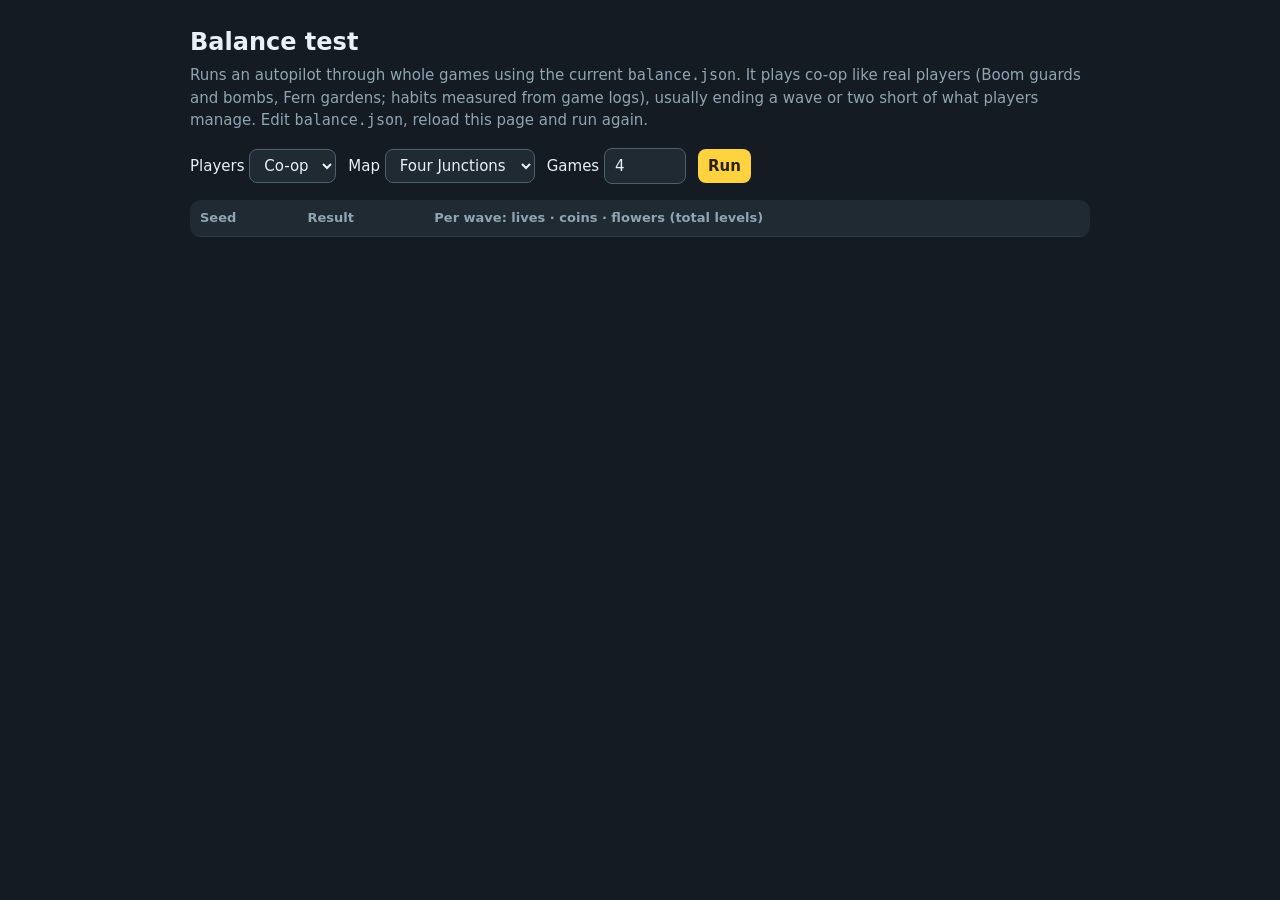
<file: tools/balance-test.html>
<!doctype html>
<html lang="en">
<head>
<meta charset="utf-8">
<meta name="viewport" content="width=device-width, initial-scale=1">
<title>Balance Test</title>
<style>
  :root { --bg: #141b22; --panel: #1f2a33; --text: #e8f1f7; --muted: #8fa5b3; --win: #7dff8a; --lose: #ff7a6a; }
  body { margin: 0; padding: 24px 16px; background: var(--bg); color: var(--text); font: 15px/1.5 system-ui, sans-serif; }
  main { max-width: 900px; margin: 0 auto; }
  h1 { margin: 0 0 4px; font-size: 24px; }
  p { color: var(--muted); margin: 0 0 16px; }
  .controls { display: flex; flex-wrap: wrap; gap: 12px; align-items: center; margin-bottom: 16px; }
  select, input, button { font: inherit; padding: 6px 10px; border-radius: 8px; border: 1px solid #4c6070; background: var(--panel); color: var(--text); }
  button { background: #ffd23f; color: #2b2118; border: none; font-weight: 600; cursor: pointer; }
  table { width: 100%; border-collapse: collapse; background: var(--panel); border-radius: 10px; overflow: hidden; }
  th, td { padding: 8px 10px; text-align: left; border-bottom: 1px solid #2c3a45; vertical-align: top; }
  th { color: var(--muted); font-weight: 600; font-size: 13px; }
  .win { color: var(--win); font-weight: 600; } .lose { color: var(--lose); font-weight: 600; }
  .log { color: var(--muted); font-size: 12px; font-family: ui-monospace, monospace; }
</style>
</head>
<body>
<main>
  <h1>Balance test</h1>
  <p>Runs an autopilot through whole games using the current <code>balance.json</code>. It plays co-op like real players (Boom guards and bombs, Fern gardens; habits measured from game logs), usually ending a wave or two short of what players manage. Edit <code>balance.json</code>, reload this page and run again.</p>
  <div class="controls">
    <label>Players <select id="players"><option value="1">Solo</option><option value="2" selected>Co-op</option></select></label>
    <label>Map <select id="map"></select></label>
    <label>Games <input id="games" type="number" min="1" max="20" value="4" style="width:60px"></label>
    <button id="run">Run</button>
    <span id="status"></span>
  </div>
  <table><thead><tr><th>Seed</th><th>Result</th><th>Per wave: lives · coins · flowers (total levels)</th></tr></thead><tbody id="rows"></tbody></table>
</main>
<script type="module">
  import { runBot } from './bot.js';
  import * as data from '../src/data.js';
  const mapSel = document.getElementById('map');
  (data.MAPS || [{ name: 'Default' }]).forEach((m, i) => mapSel.add(new Option(m.name, i)));
  document.getElementById('run').onclick = async () => {
    const rows = document.getElementById('rows'), status = document.getElementById('status');
    rows.innerHTML = '';
    const n = +document.getElementById('games').value, players = +document.getElementById('players').value, map = +mapSel.value;
    for (let seed = 1; seed <= n; seed++) {
      status.textContent = `Running game ${seed}/${n}…`;
      await new Promise((r) => setTimeout(r, 20));
      const r = runBot({ players, seed, map });
      const tr = rows.insertRow();
      tr.insertCell().textContent = seed;
      const res = tr.insertCell();
      res.textContent = r.won ? `Won with ${r.lives} lives` : `Lost on wave ${r.wave}`;
      res.className = r.won ? 'win' : 'lose';
      const log = tr.insertCell();
      log.className = 'log';
      log.textContent = r.log.map((w) => `w${w.wave}: ${w.lives}♥ ${w.coins.join('/')}c ${w.flowers}f(${w.levels})`).join('  ');
    }
    status.textContent = 'Done';
  };
</script>
</body>
</html>
</file>
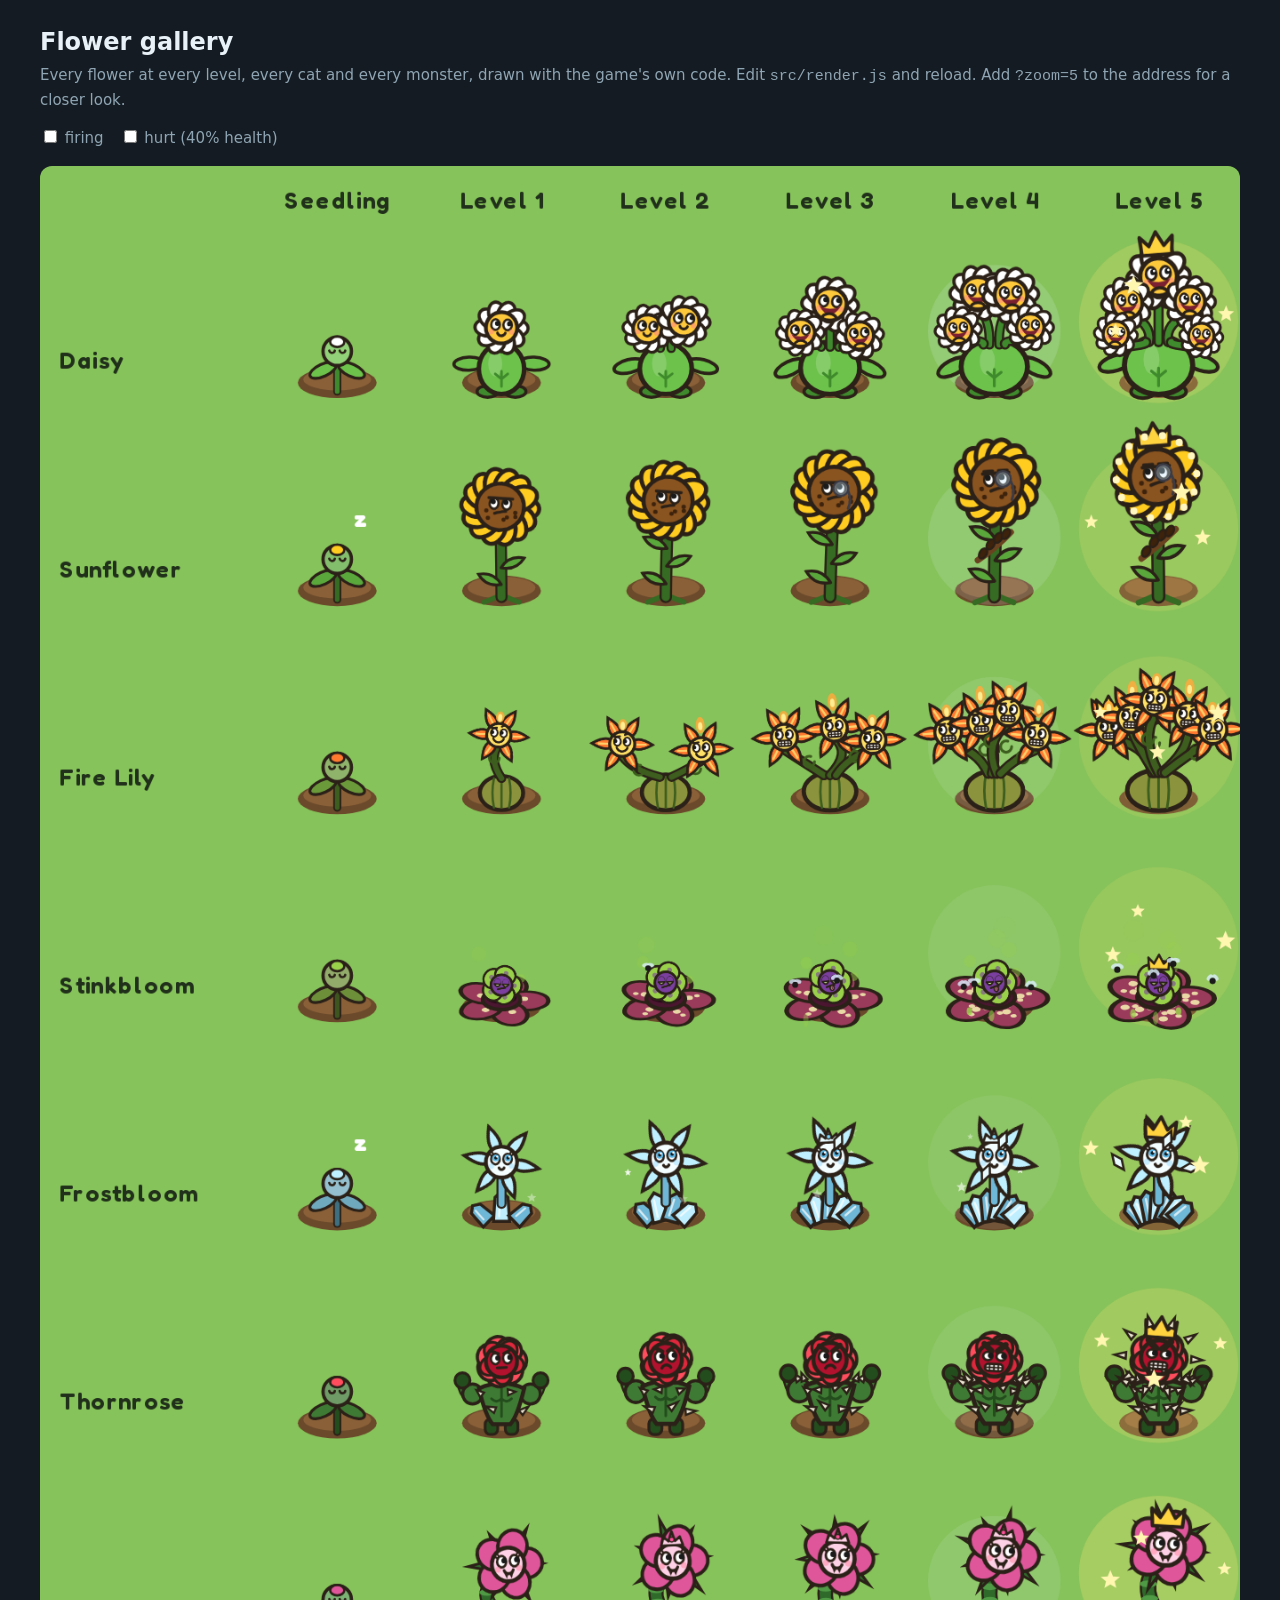
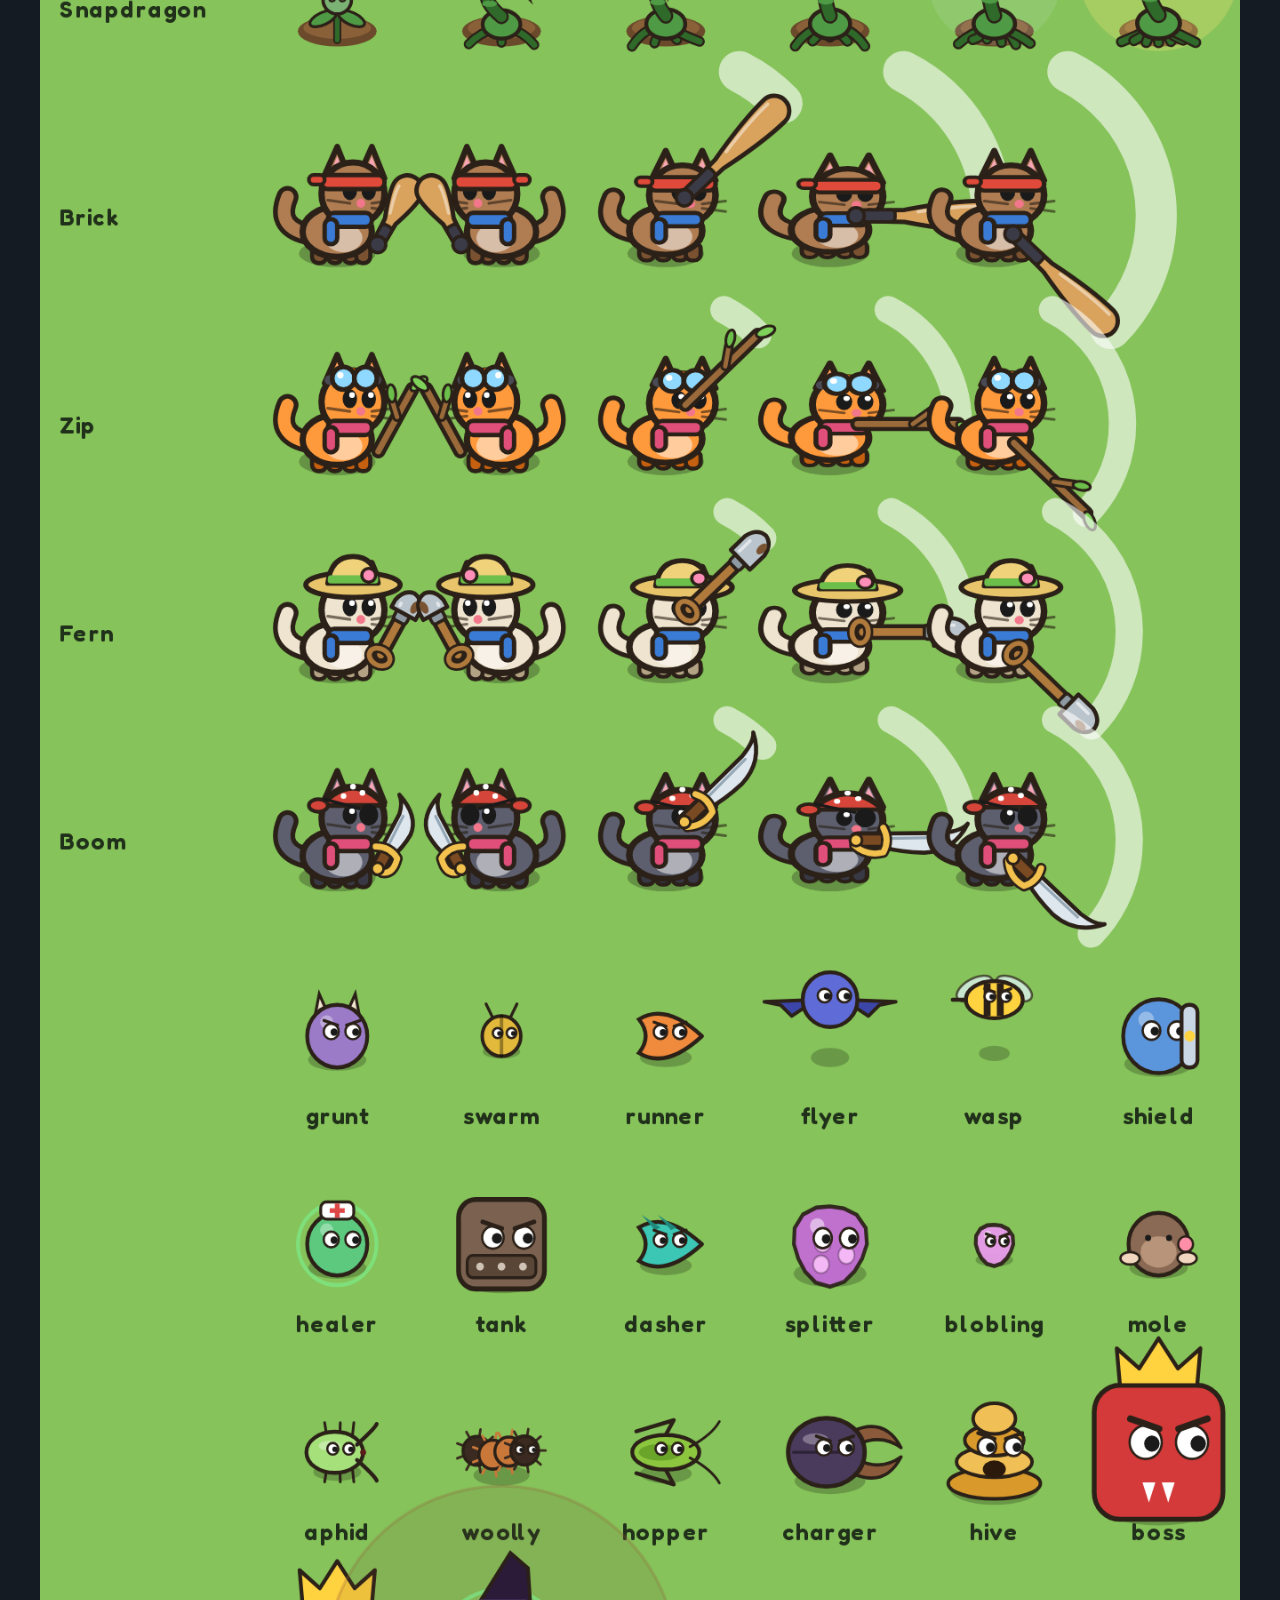
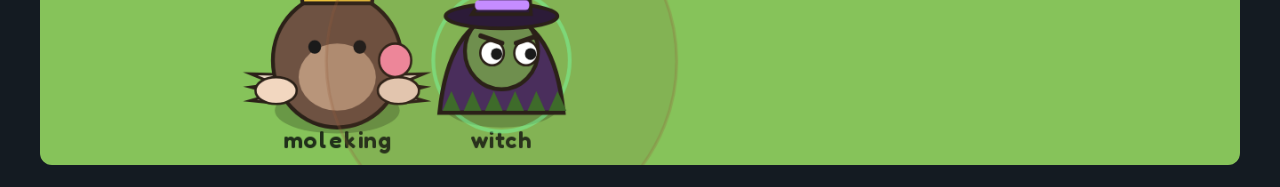
<file: tools/gallery.html>
<!doctype html>
<html lang="en">
<head>
<meta charset="utf-8">
<meta name="viewport" content="width=device-width, initial-scale=1">
<title>Flower Gallery</title>
<link href="../fonts/fredoka.css" rel="stylesheet">
<style>
  :root { --bg: #141b22; --text: #e8f1f7; --muted: #8fa5b3; }
  body { margin: 0; padding: 24px 16px; background: var(--bg); color: var(--text); font: 15px/1.5 system-ui, sans-serif; }
  main { max-width: 1200px; margin: 0 auto; }
  h1 { margin: 0 0 4px; font-size: 24px; }
  p { color: var(--muted); margin: 0 0 16px; }
  canvas { width: 100%; height: auto; border-radius: 12px; display: block; }
  label { color: var(--muted); margin-right: 16px; }
</style>
</head>
<body>
<main>
  <h1>Flower gallery</h1>
  <p>Every flower at every level, every cat and every monster, drawn with the game's own code. Edit <code>src/render.js</code> and reload. Add <code>?zoom=5</code> to the address for a closer look.</p>
  <p><label><input id="fire" type="checkbox"> firing</label><label><input id="hurt" type="checkbox"> hurt (40% health)</label></p>
  <canvas id="c"></canvas>
</main>
<script type="module">
import { drawFlower, drawCat, drawEnemy } from '../src/render.js';
import { FLOWER_ORDER, FLOWERS, MAX_LEVEL, T, CAT_ORDER, CATS, PLAYER, ENEMIES } from '../src/data.js';

const ZOOM = +new URLSearchParams(location.search).get('zoom') || 2.2, COL = T * 1.5, ROW = T * 1.9, LEFT = 110, TOP = 40;
const cv = document.getElementById('c'), dpr = Math.min(2, devicePixelRatio || 1);
const MONSTERS = Object.keys(ENEMIES), PER_ROW = MAX_LEVEL + 1, MROWS = Math.ceil(MONSTERS.length / PER_ROW);
const W = LEFT + (MAX_LEVEL + 1) * COL, H = TOP + (FLOWER_ORDER.length + CAT_ORDER.length + MROWS) * ROW;
cv.width = W * ZOOM * dpr; cv.height = H * ZOOM * dpr;
if (ZOOM !== 2.2) { cv.style.width = W * ZOOM + 'px'; document.querySelector('main').style.maxWidth = 'none'; }
const c = cv.getContext('2d');

function frame() {
  const time = performance.now() / 1000, fire = document.getElementById('fire').checked, hurt = document.getElementById('hurt').checked;
  c.setTransform(ZOOM * dpr, 0, 0, ZOOM * dpr, 0, 0);
  c.fillStyle = '#86c35a'; c.fillRect(0, 0, W, H);
  c.font = '600 12px Fredoka, sans-serif'; c.fillStyle = '#20301a'; c.textAlign = 'center';
  for (let l = 0; l <= MAX_LEVEL; l++) c.fillText(l ? `Level ${l}` : 'Seedling', LEFT + (l + 0.5) * COL, 22);
  FLOWER_ORDER.forEach((type, r) => {
    c.textAlign = 'left'; c.fillText(FLOWERS[type].name, 10, TOP + (r + 0.6) * ROW);
    for (let l = 0; l <= MAX_LEVEL; l++) {
      drawFlower(c, {
        id: r * 7 + l, type, lvl: l, x: LEFT + (l + 0.5) * COL, y: TOP + (r + 0.55) * ROW,
        angle: Math.sin(time * 0.7 + r) * 1.2 - Math.PI / 2, flash: fire && (time * 2 % 1) < 0.2 ? 0.1 : 0,
        hurtT: 0, hp: hurt ? 40 : 100, headIdx: Math.floor(time * 2) % Math.min(Math.max(l, 1), 5),
        grow: l ? null : { to: 1, cost: 10, paid: 7 },
      }, time);
    }
  });
  // cats: standing facing right, facing left, then three moments of a swing
  CAT_ORDER.forEach((cat, i) => {
    const y = TOP + (FLOWER_ORDER.length + i + 0.55) * ROW;
    c.textAlign = 'left'; c.fillStyle = '#20301a'; c.fillText(CATS[cat].name, 10, y + 0.05 * ROW);
    const poses = [{ dir: 0 }, { dir: Math.PI }, { swing: 0.15 }, { swing: 0.5 }, { swing: 0.85 }];
    poses.forEach((o, j) => drawCat(c, {
      id: i % 2, cat, noTag: true, x: LEFT + (j + 0.5) * COL, y, dir: o.dir ?? 0, moving: false, stun: 0,
      swingT: o.swing ? PLAYER.swingTime * (1 - o.swing) : 0, swingDir: 0,
    }, time));
  });
  // monsters: walking, then (with 'firing' ticked) dashing or leaping; 'hurt' shows them at 40% health
  MONSTERS.forEach((type, i) => {
    const x = LEFT + (i % PER_ROW + 0.5) * COL, y = TOP + (FLOWER_ORDER.length + CAT_ORDER.length + Math.floor(i / PER_ROW) + 0.5) * ROW;
    c.textAlign = 'center'; c.fillStyle = '#20301a'; c.fillText(type, x, y + ROW * 0.42);
    drawEnemy(c, {
      id: i, type, def: ENEMIES[type], x, y, ang: 0, wob: time * 8, hp: hurt ? 40 : 100, maxhp: 100, flash: 0,
      psn: 0, slowT: 0, stun: 0, under: false, atBase: false, chew: null, dashing: fire && !!ENEMIES[type].dash,
    }, time);
  });
  requestAnimationFrame(frame);
}
await document.fonts.ready;
frame();
</script>
</body>
</html>
</file>
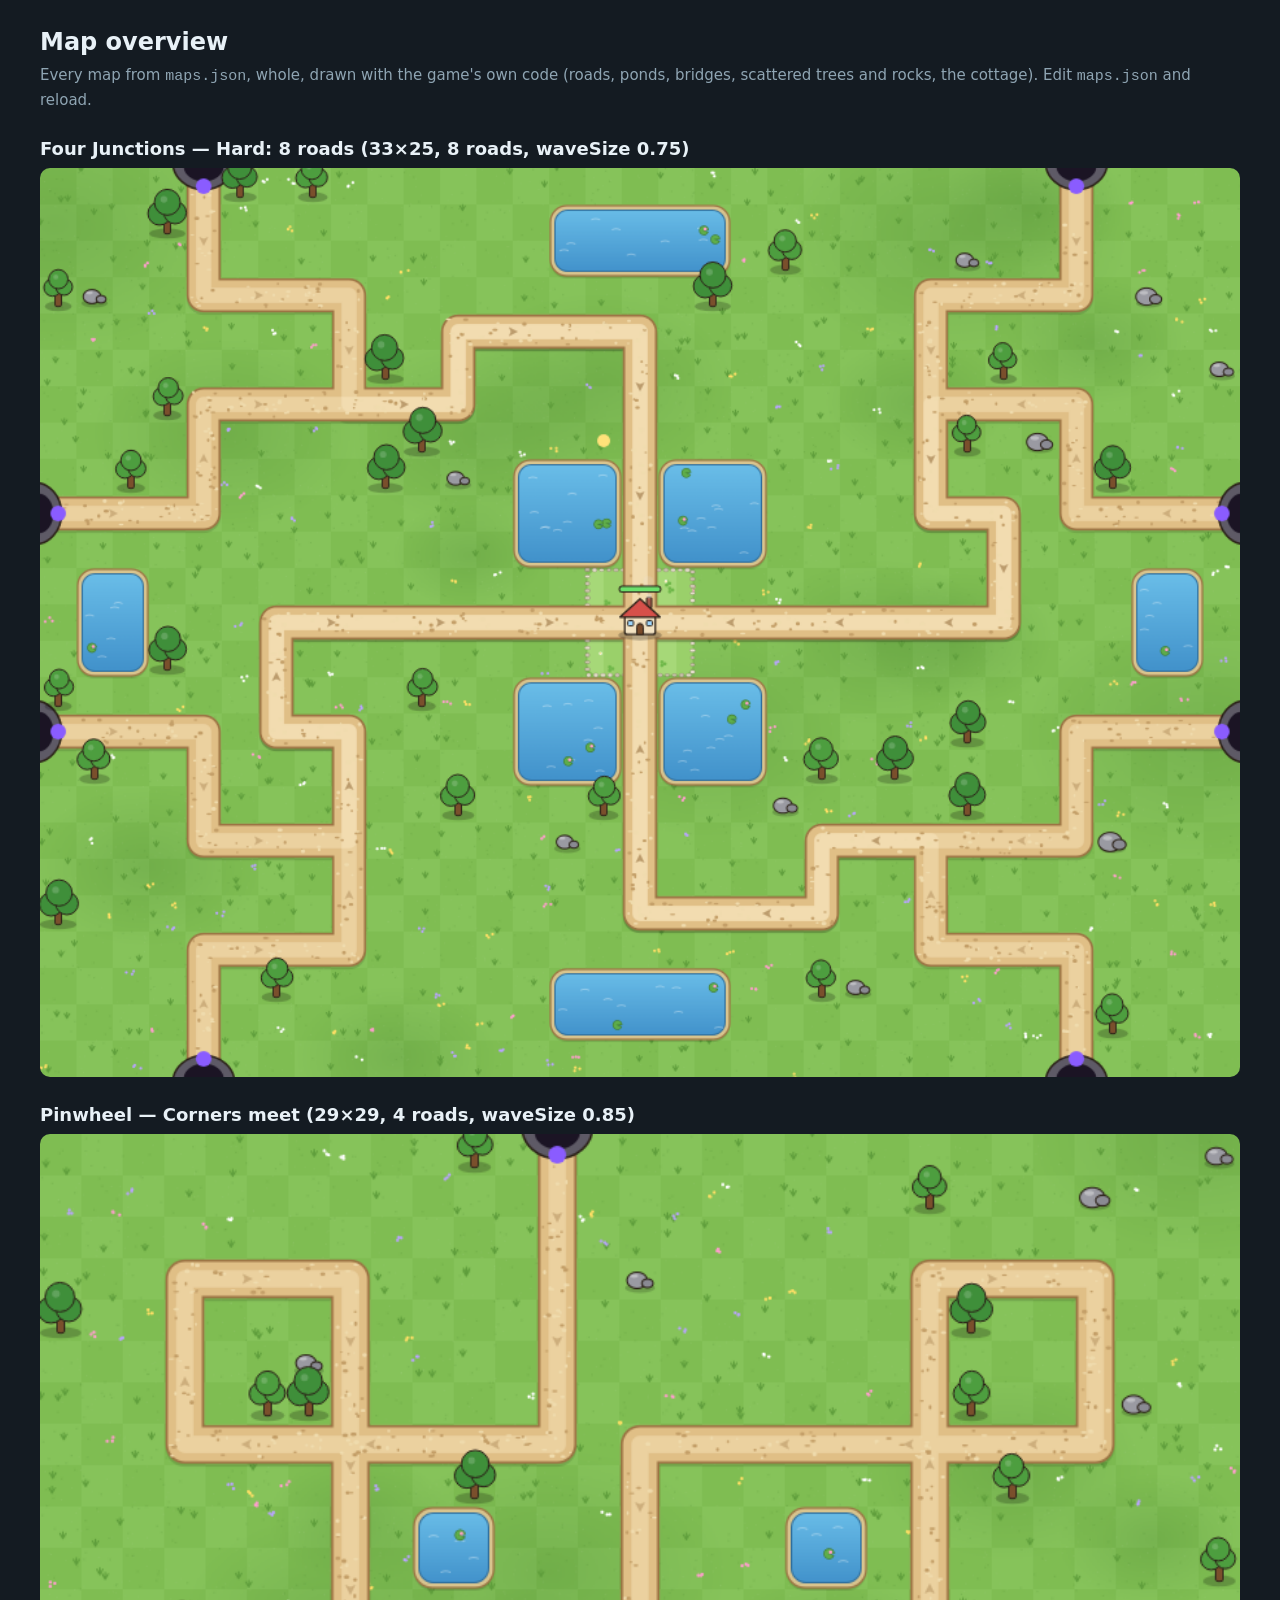
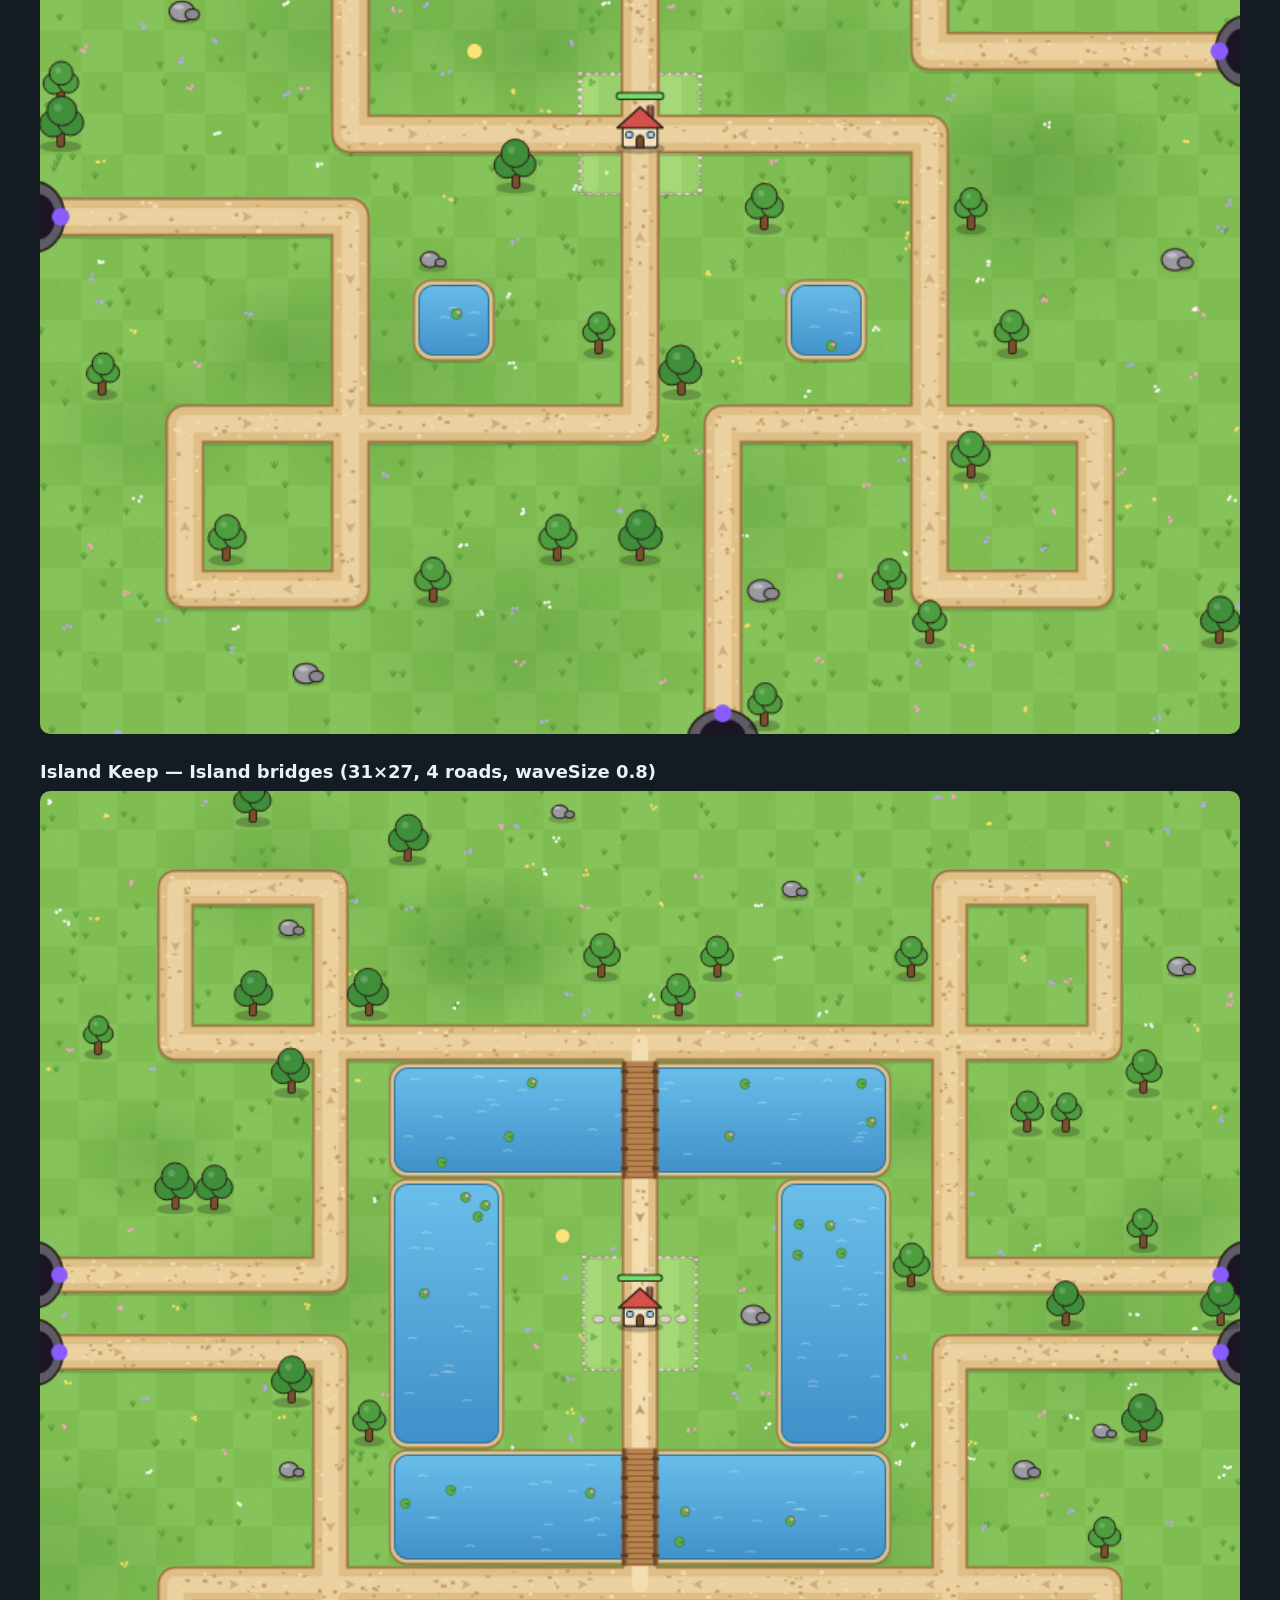
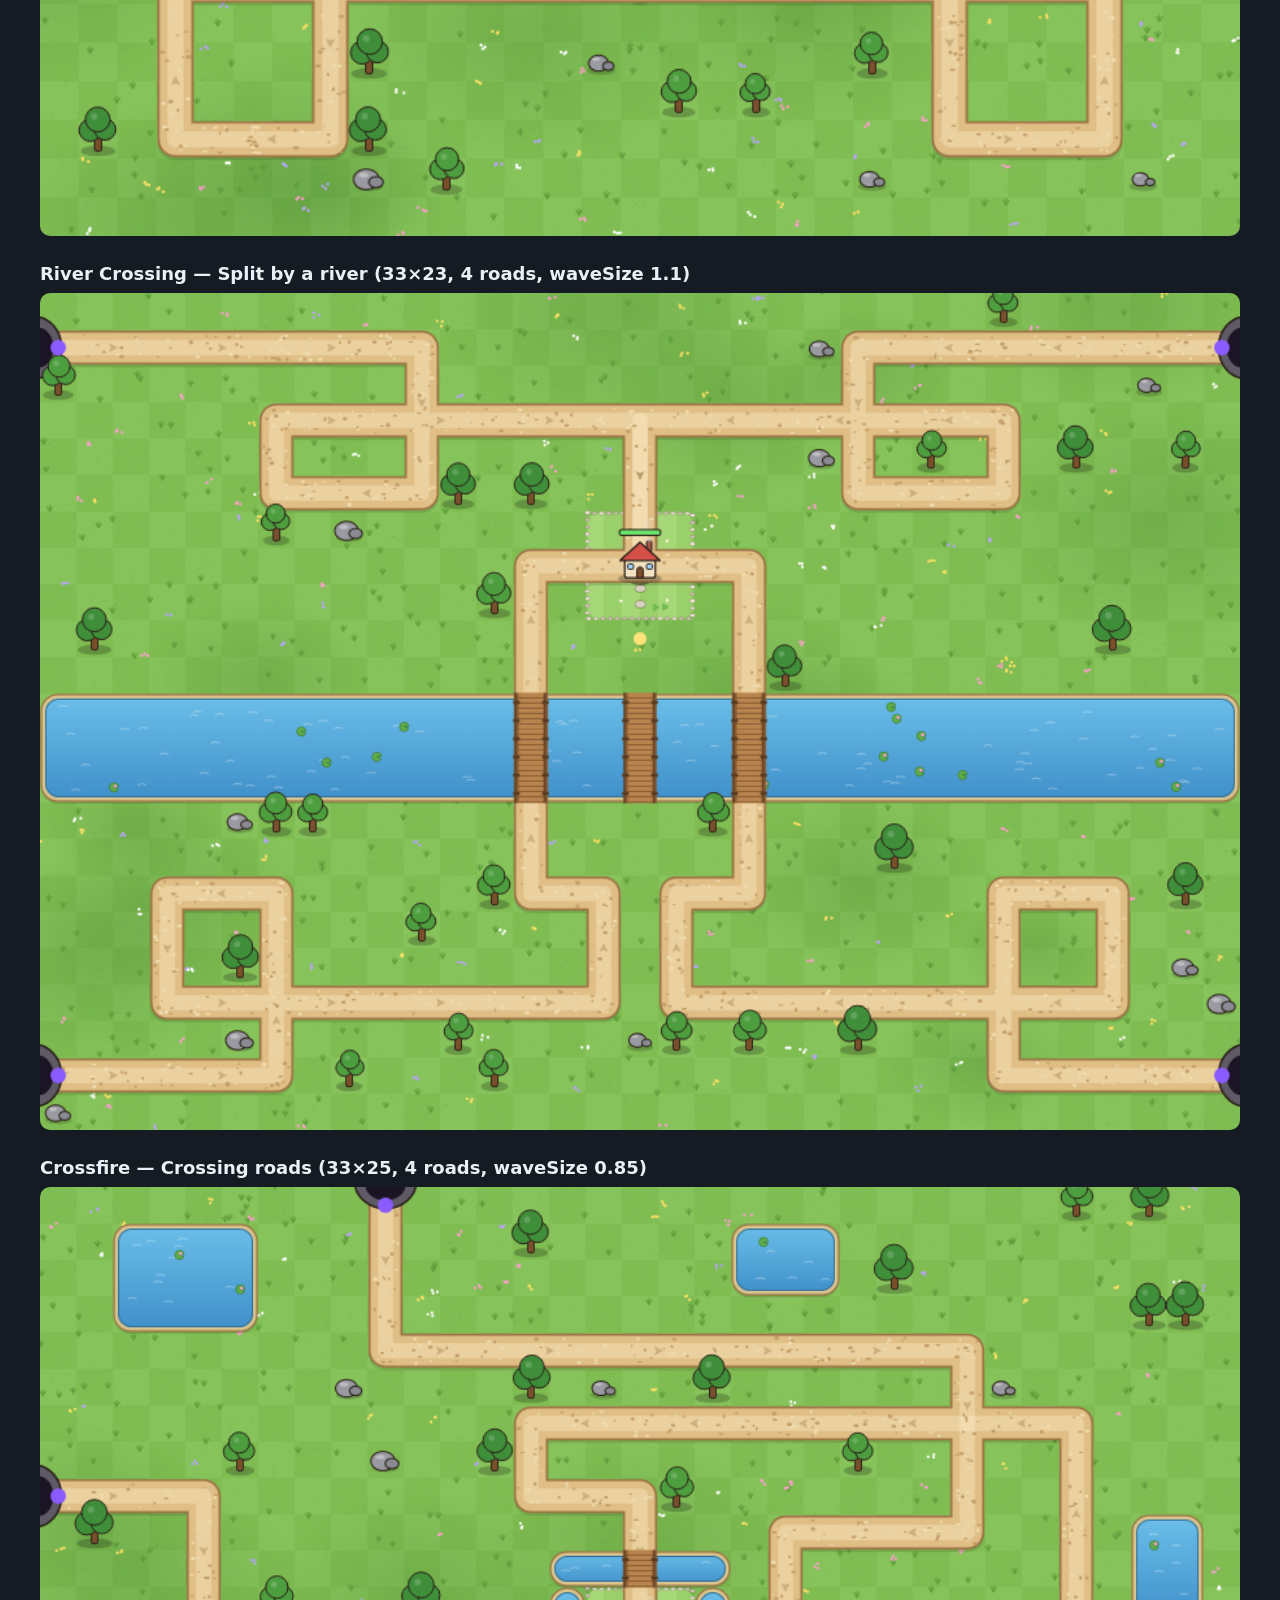
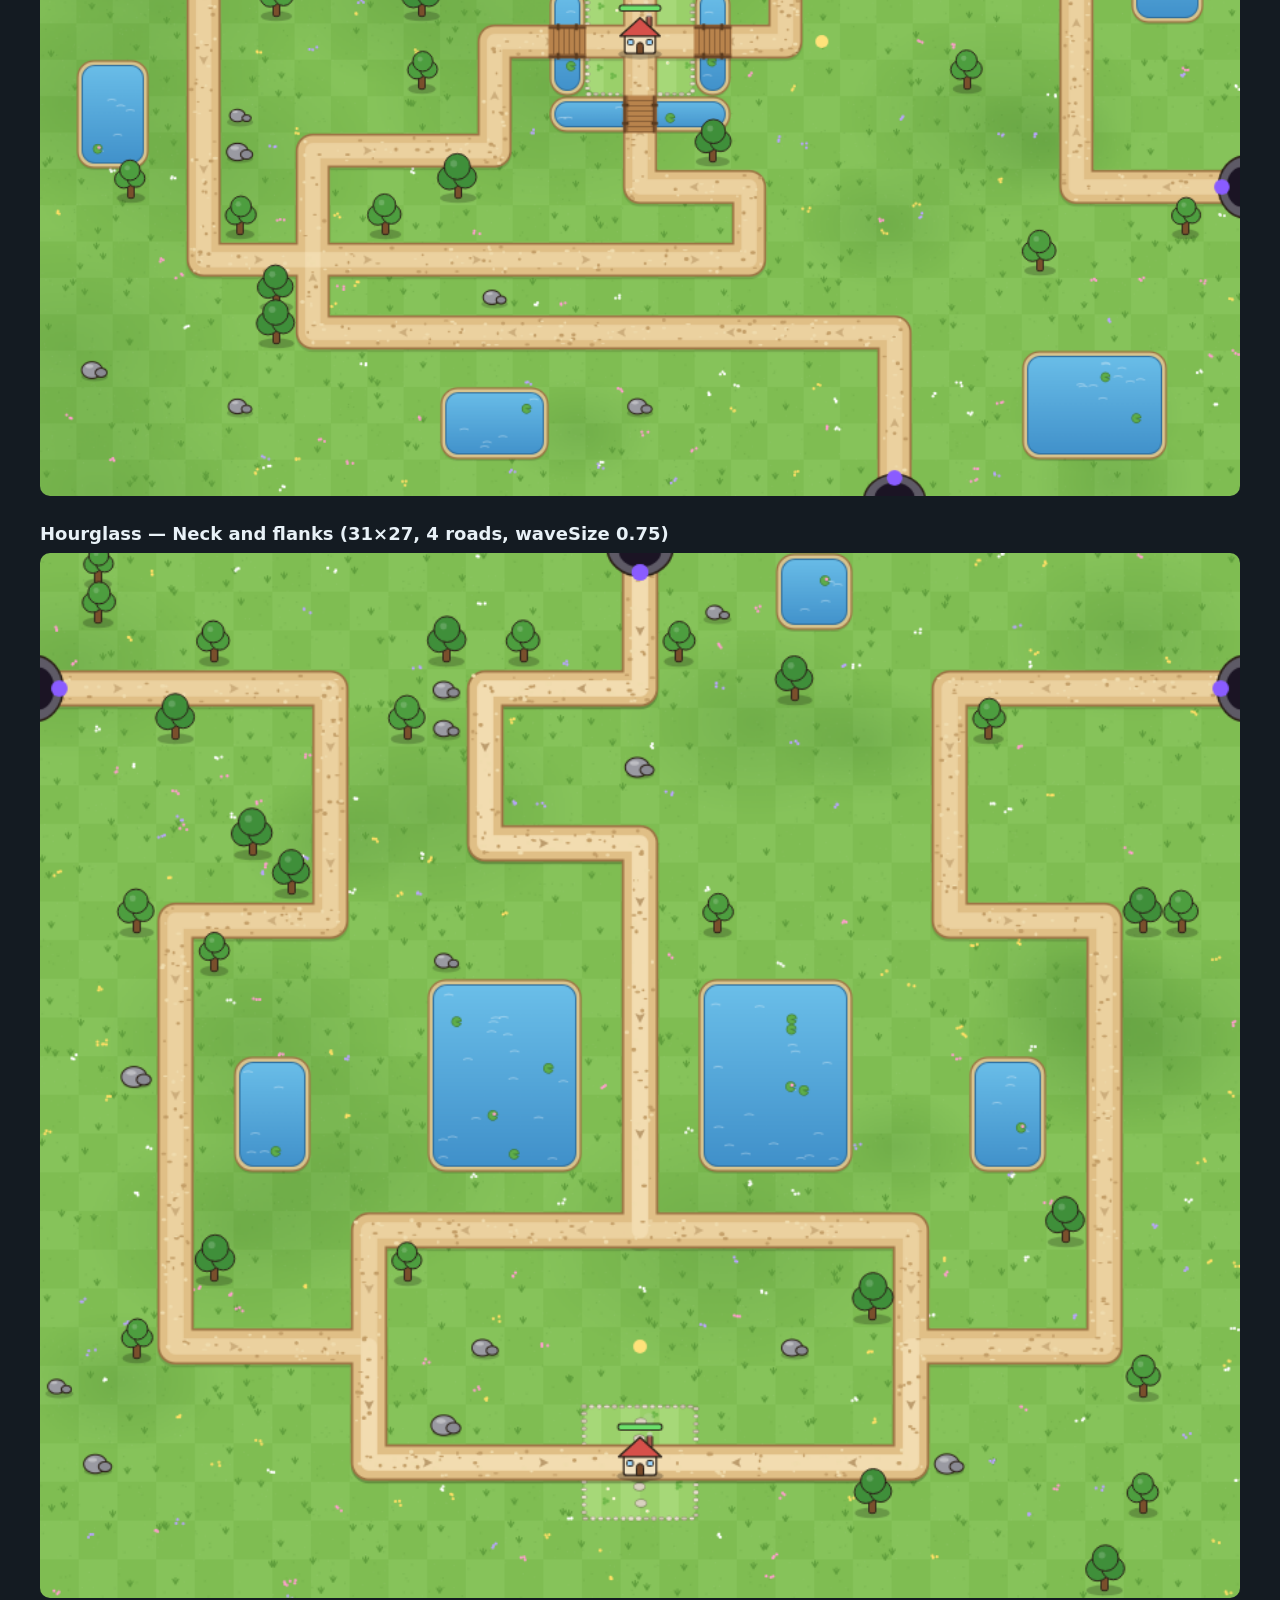
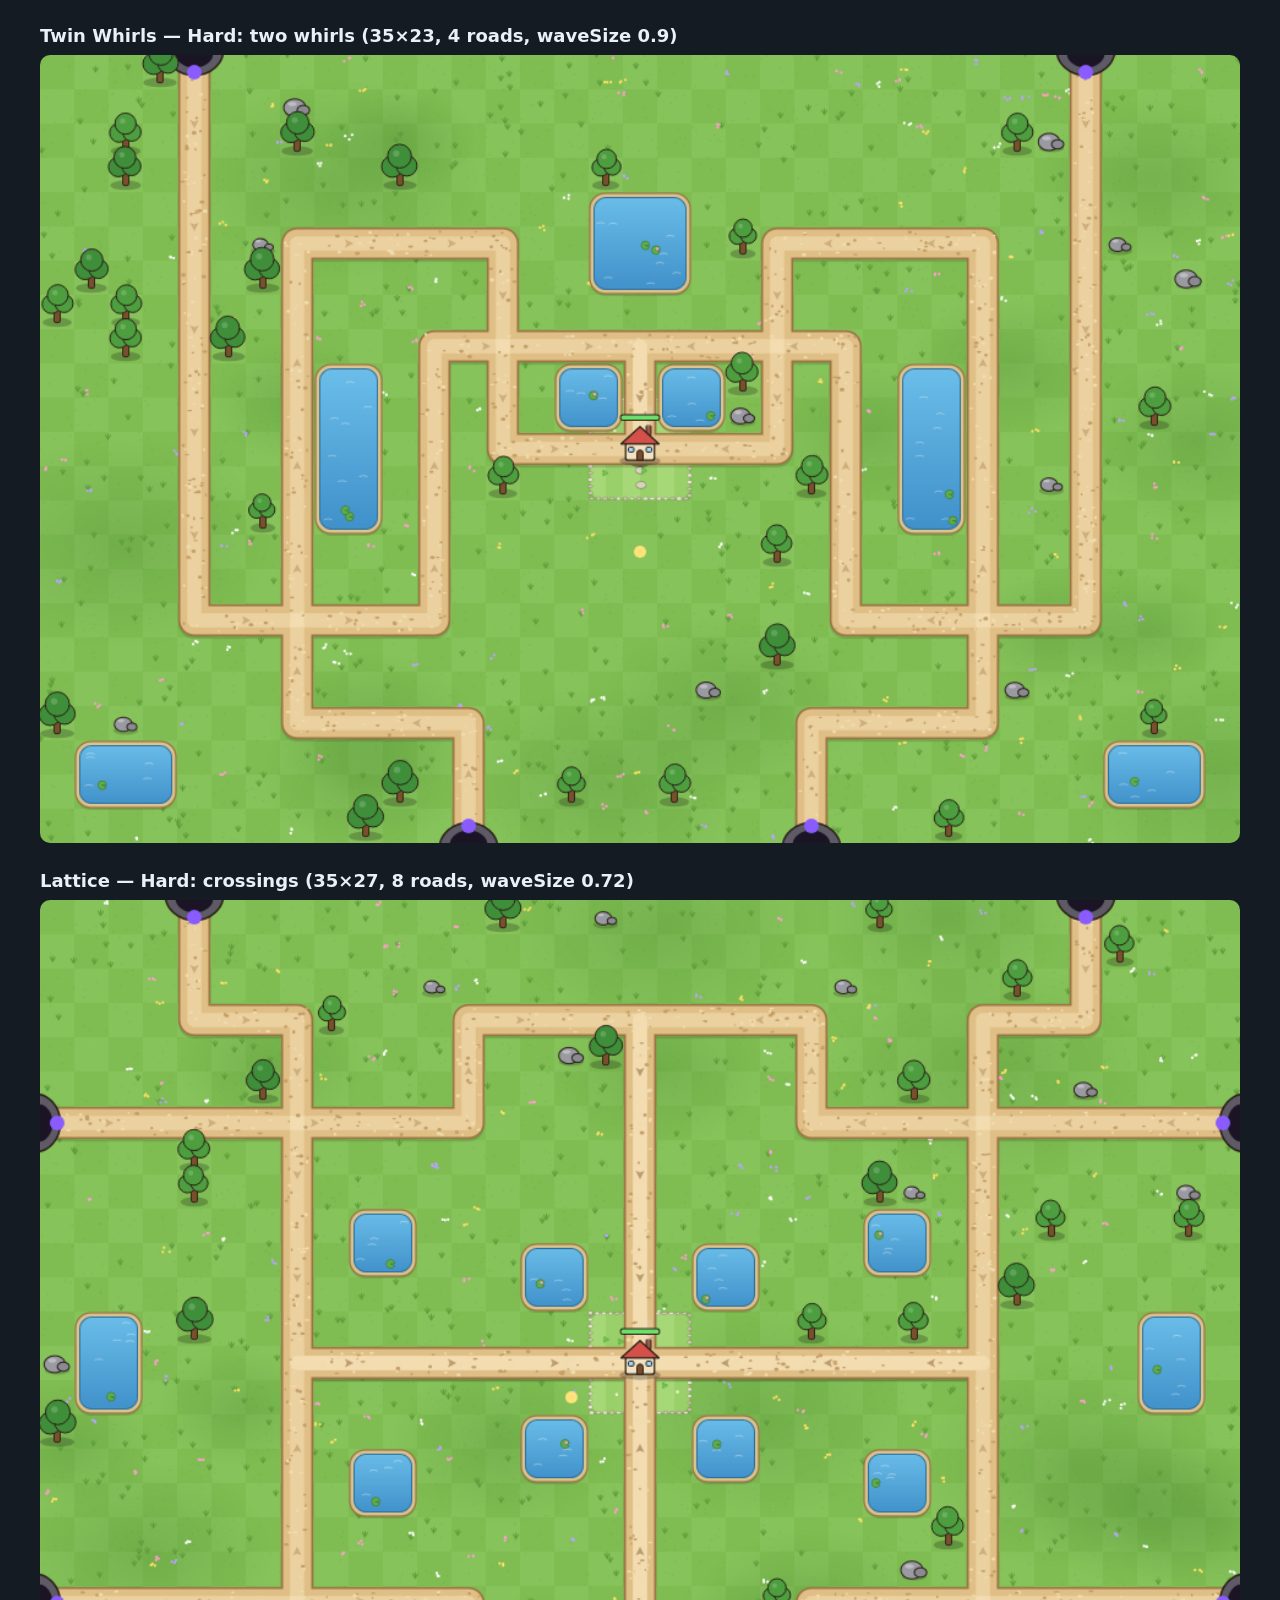
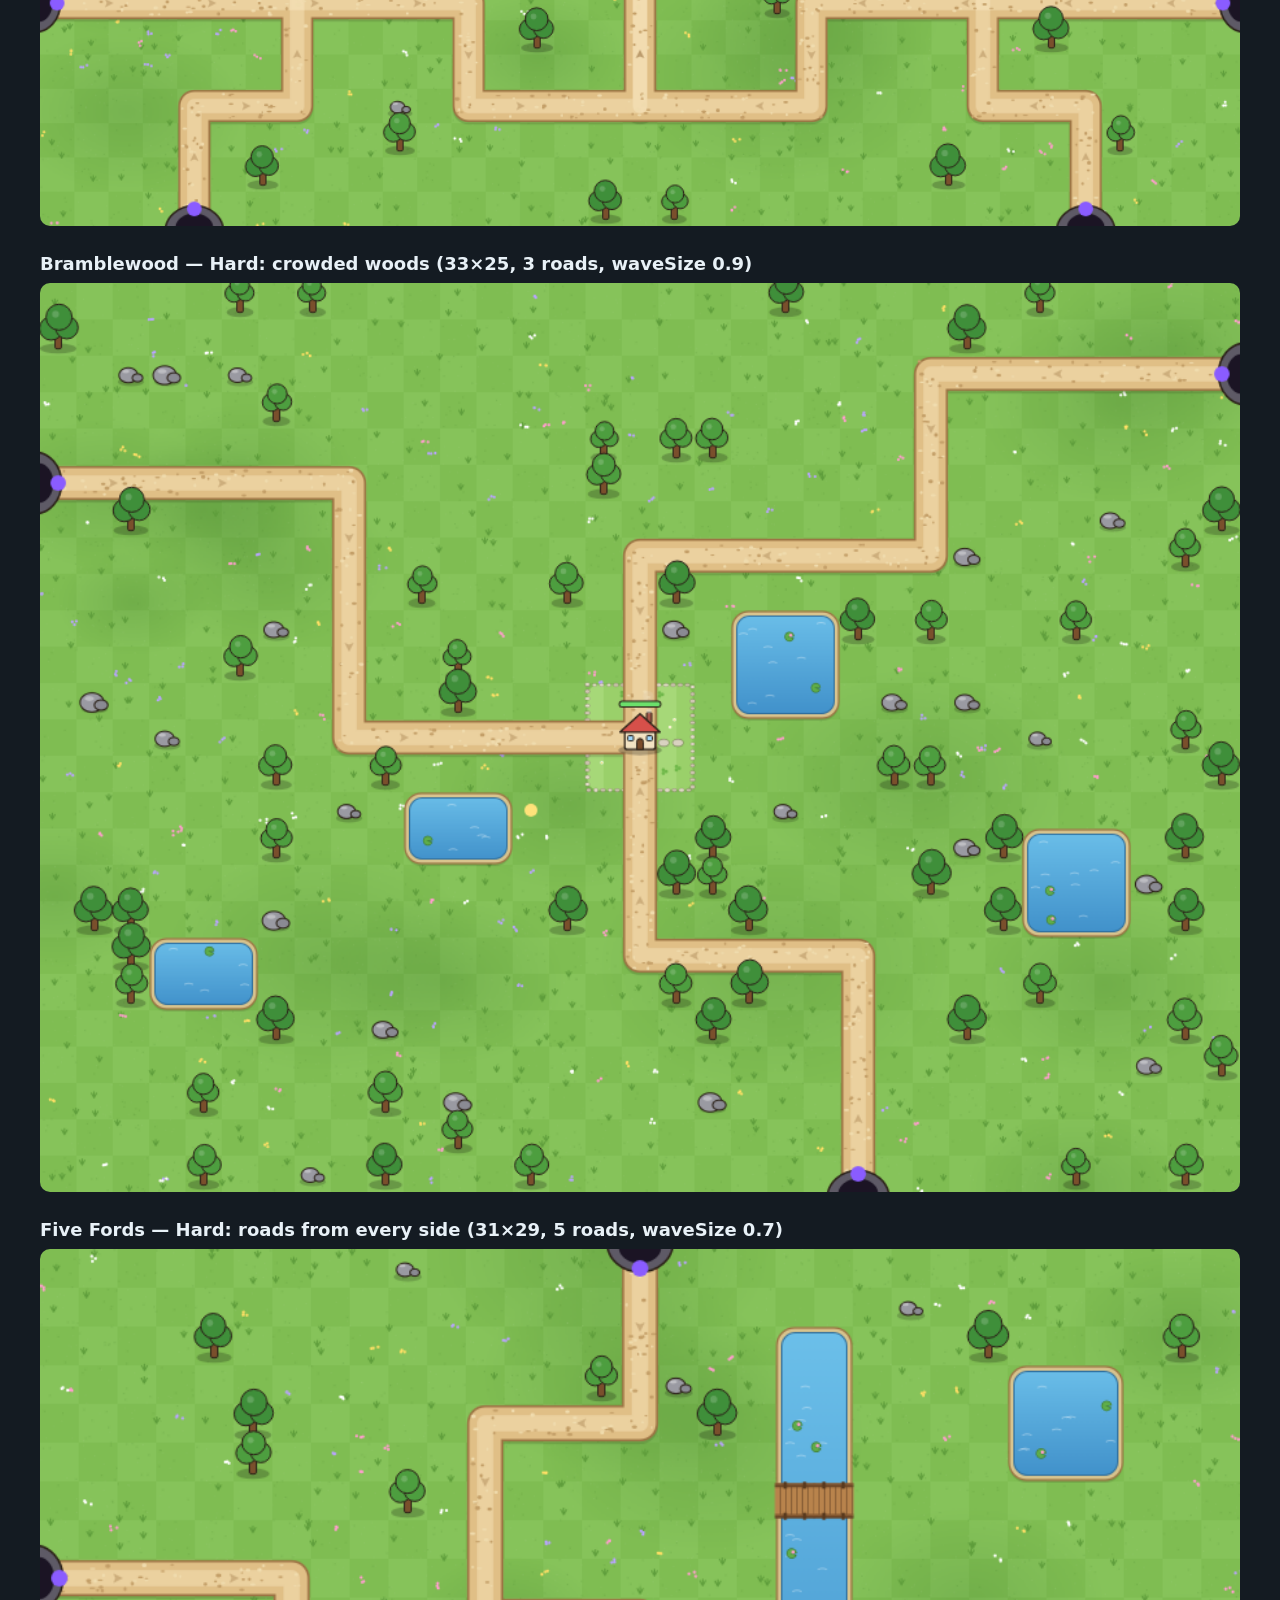
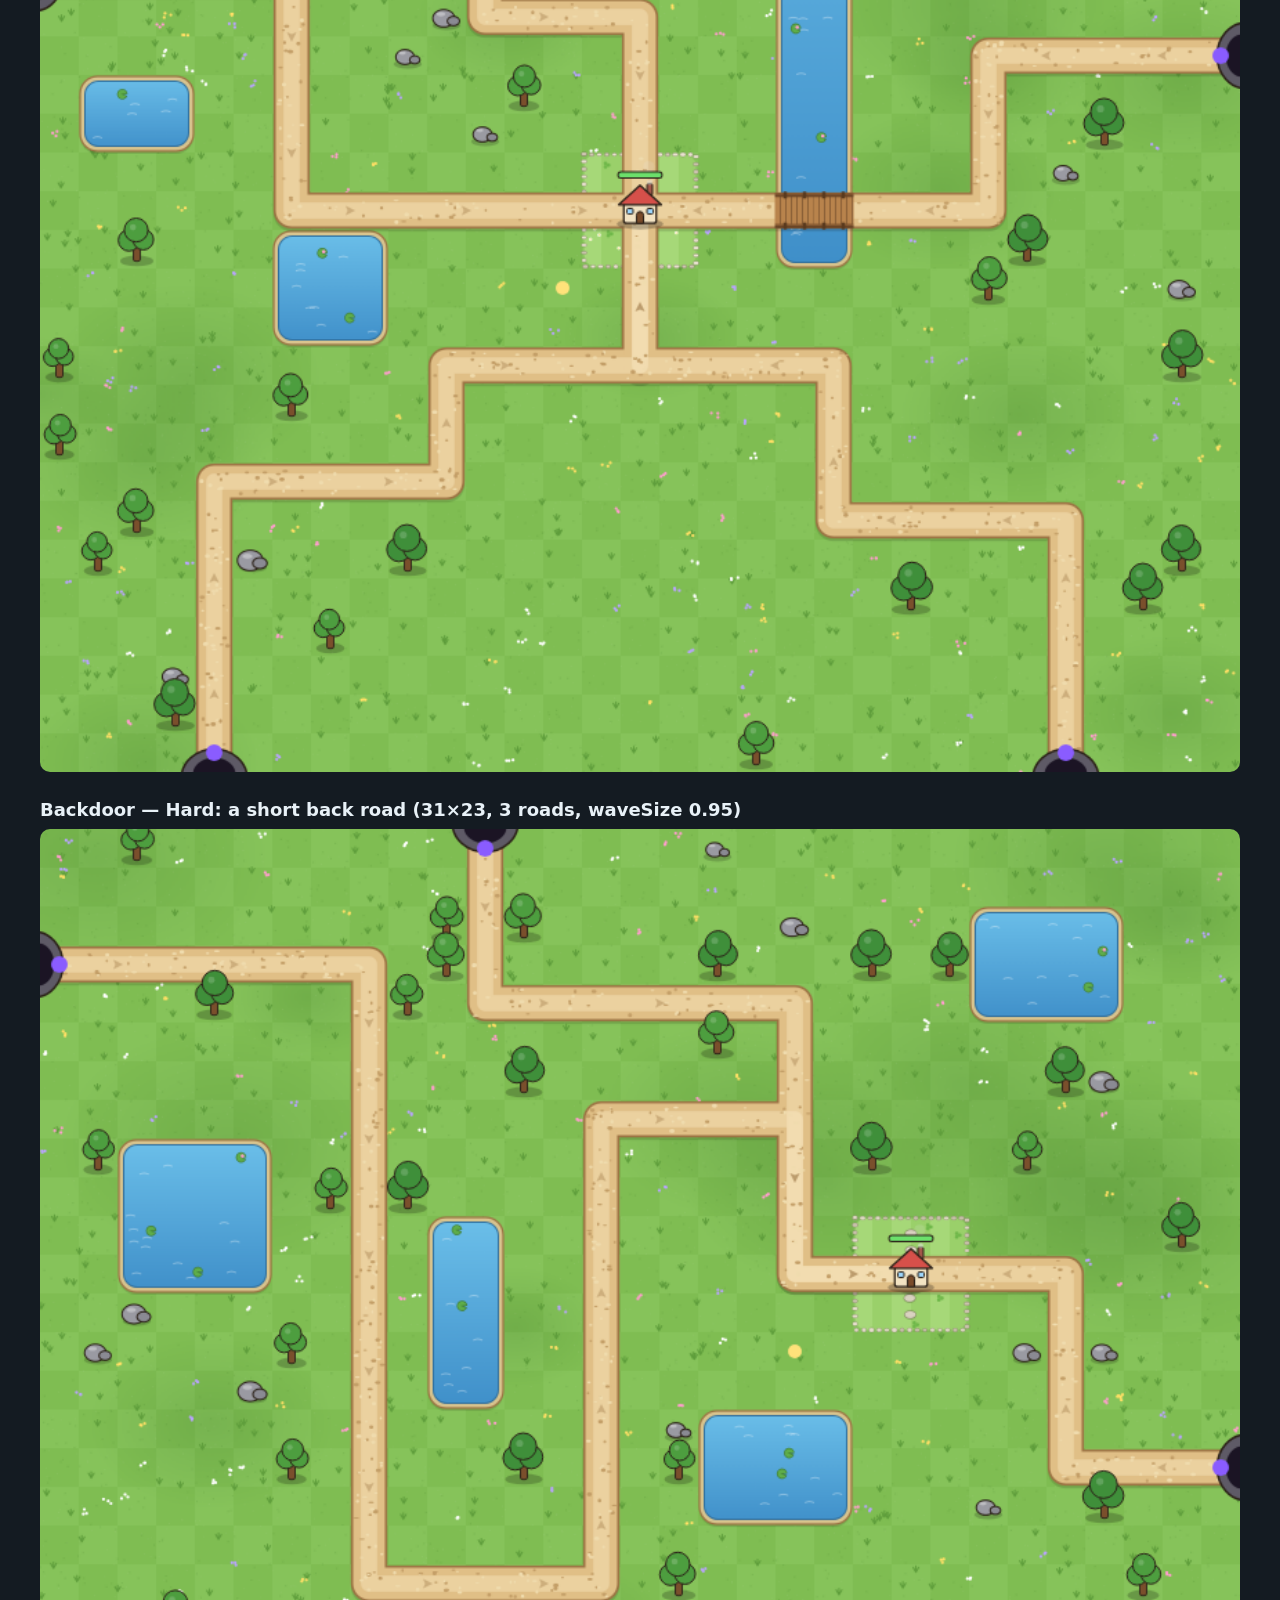
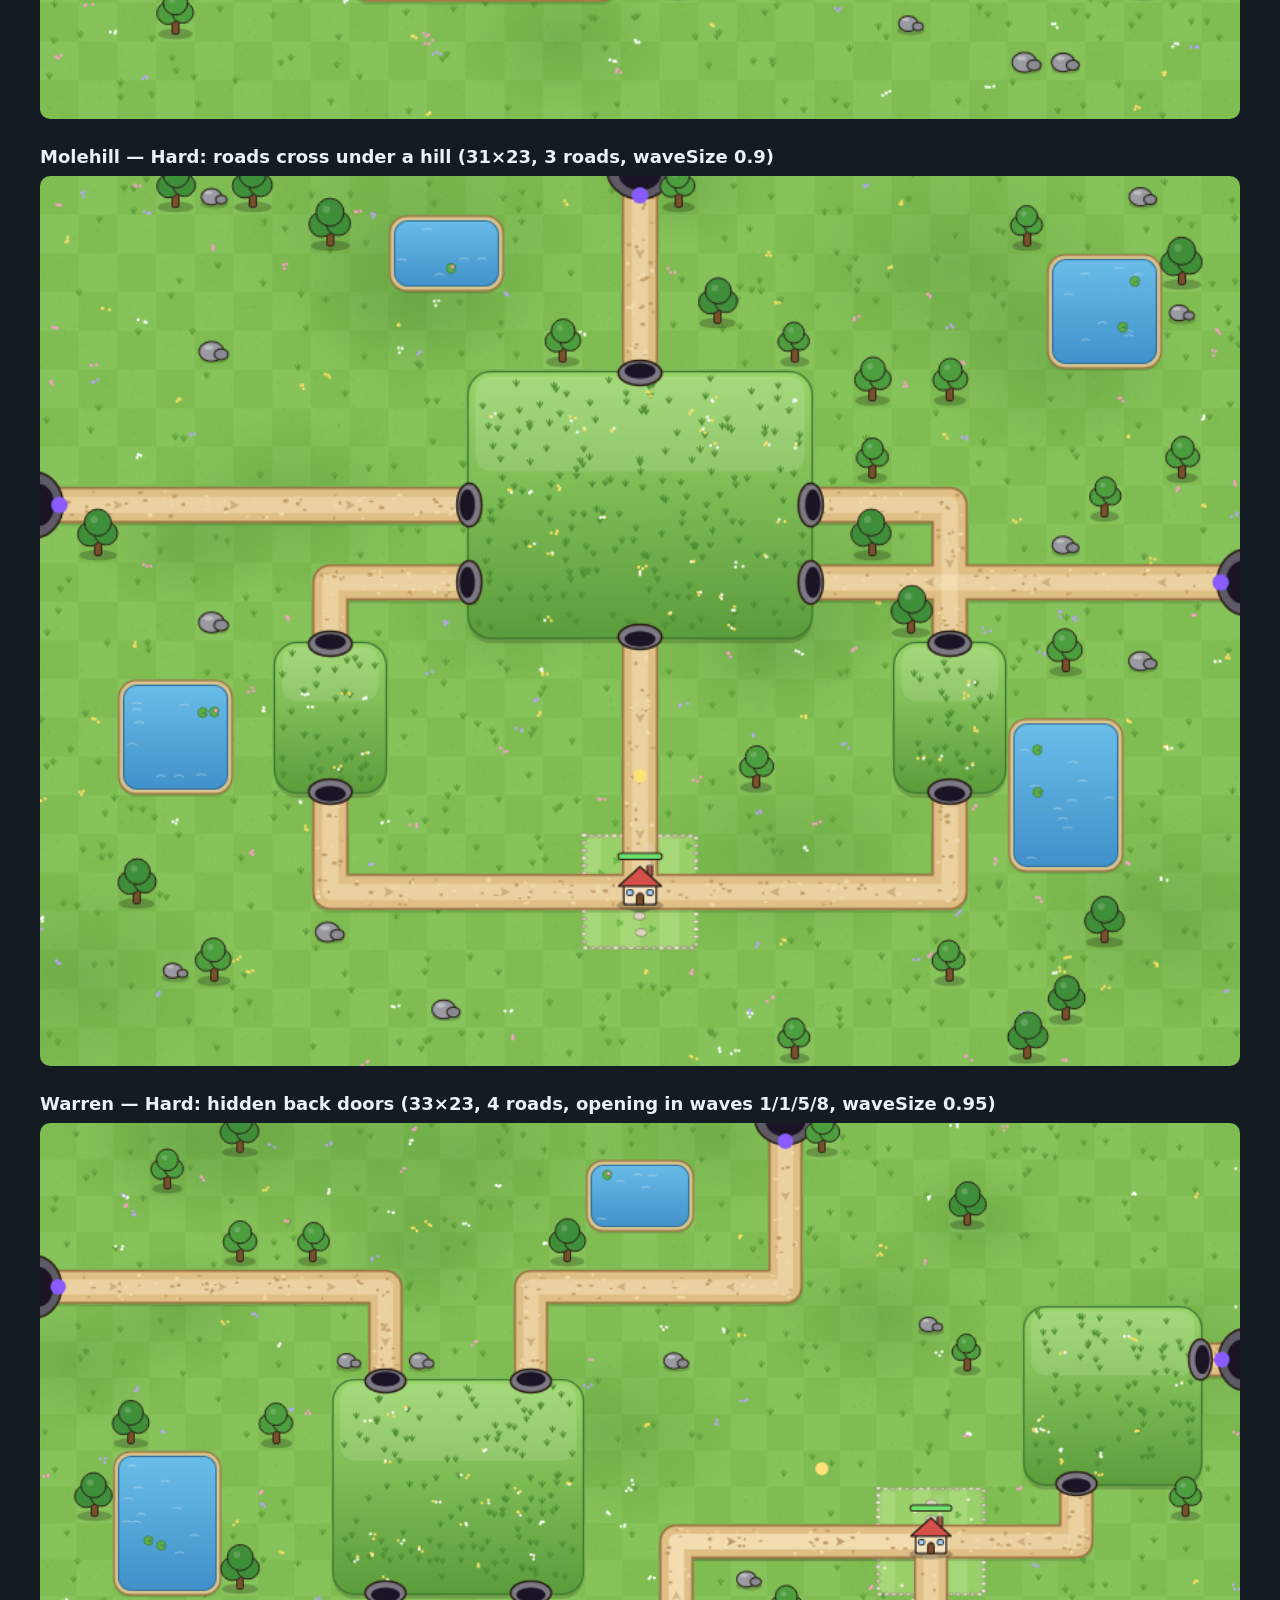
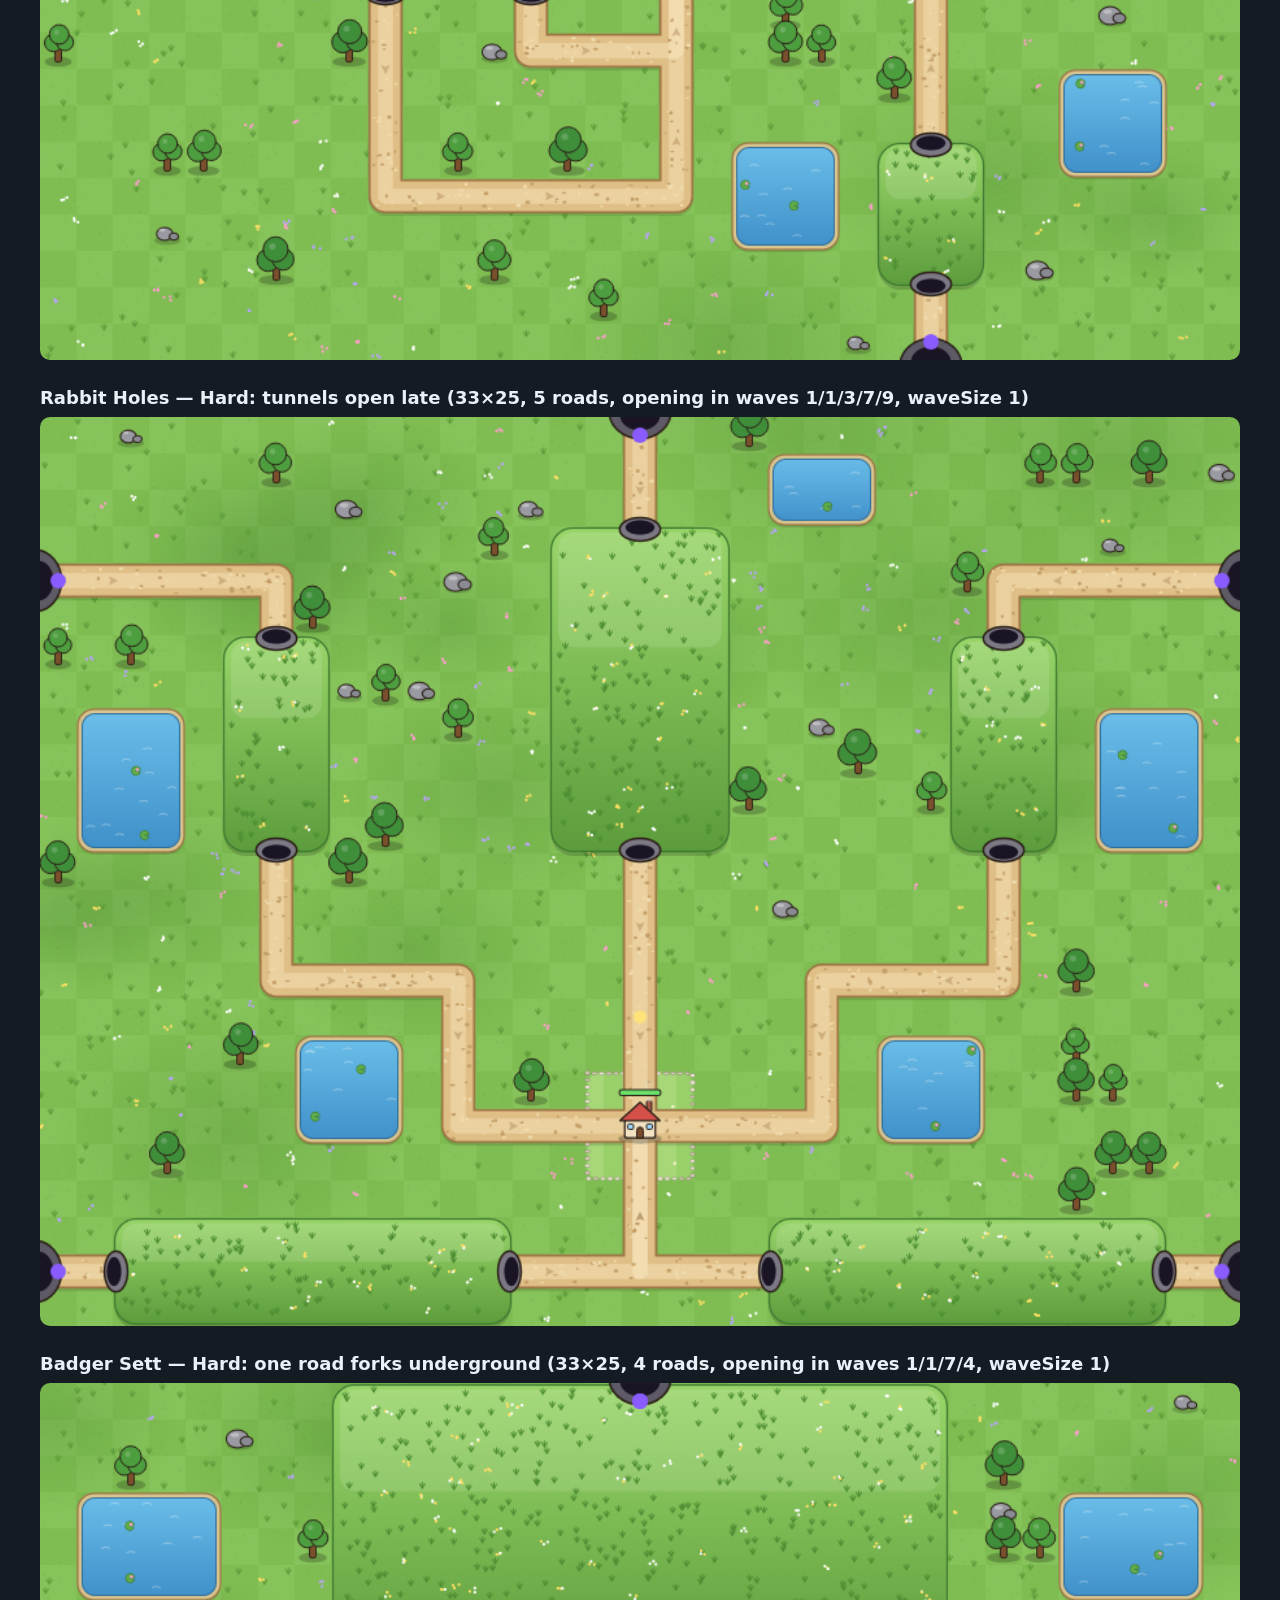
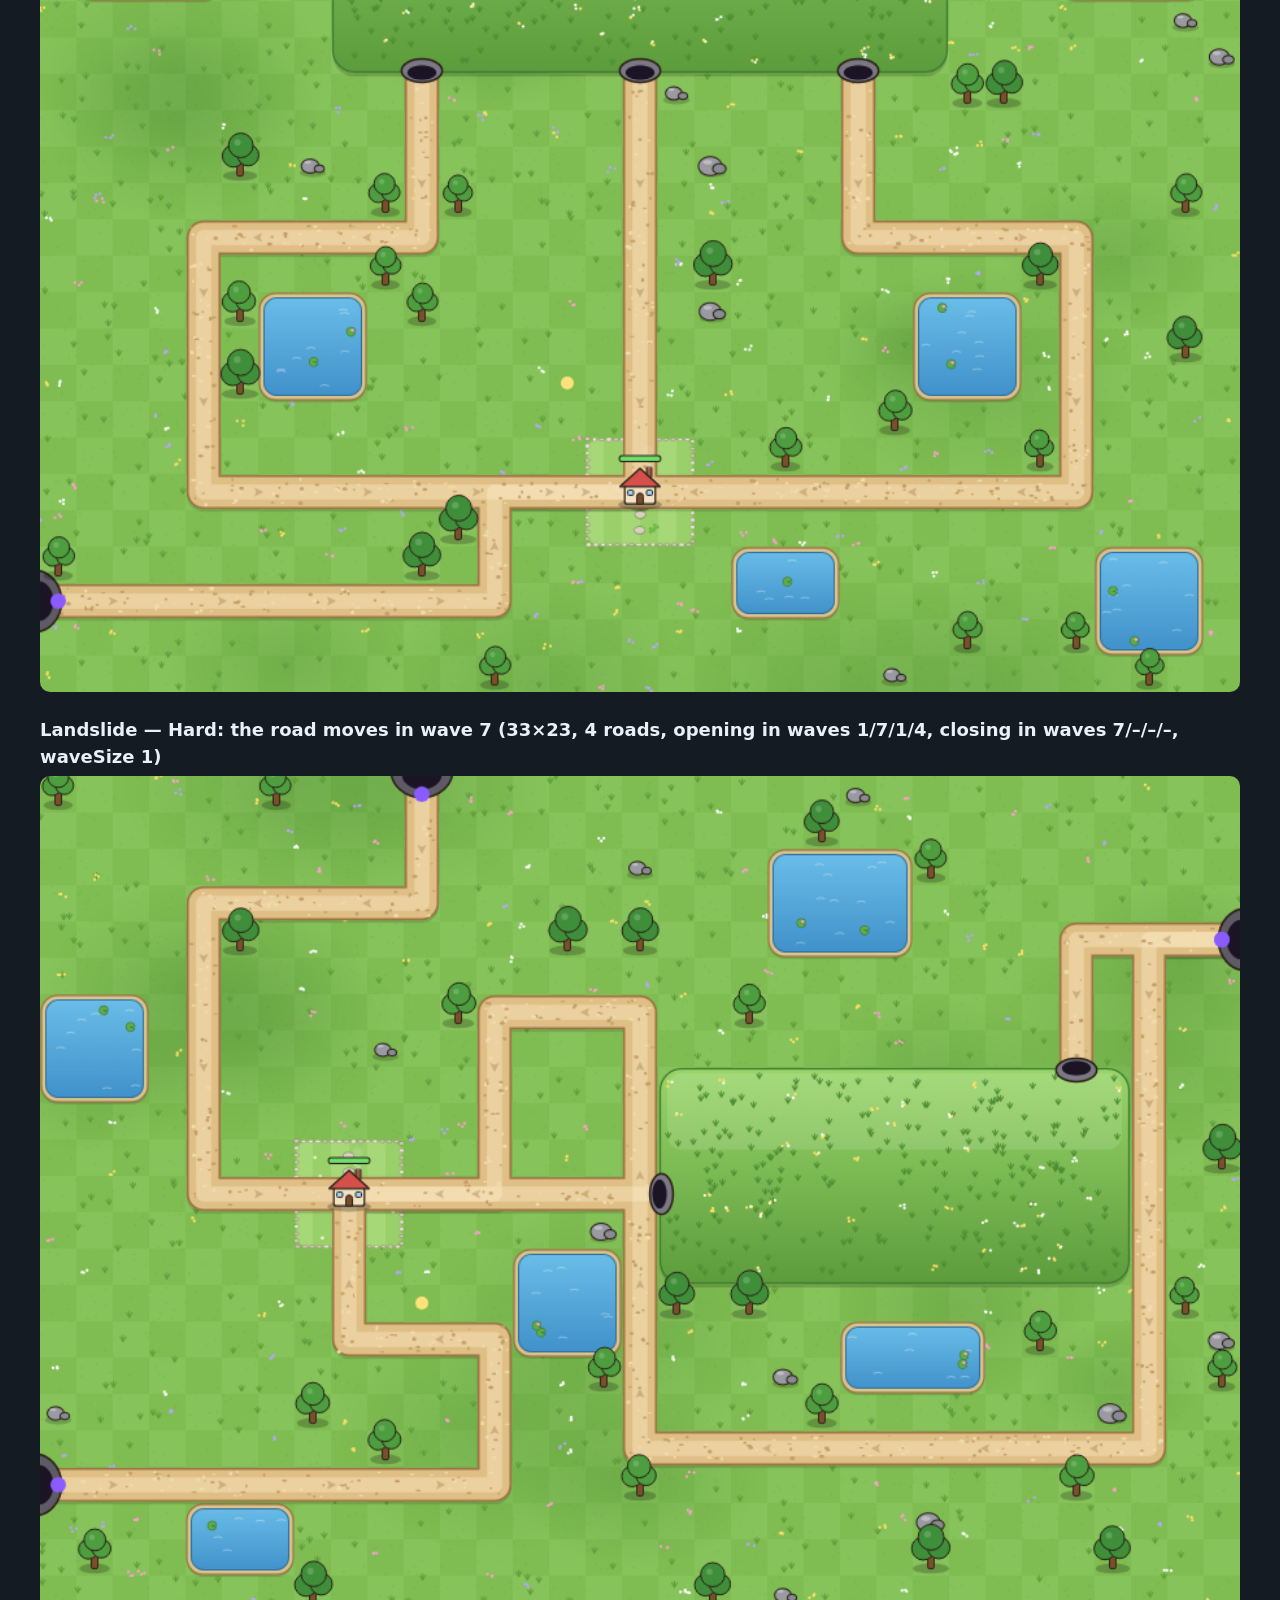
<file: tools/maps.html>
<!doctype html>
<html lang="en">
<head>
<meta charset="utf-8">
<meta name="viewport" content="width=device-width, initial-scale=1">
<title>Map Overview</title>
<link href="../fonts/fredoka.css" rel="stylesheet">
<style>
  :root { --bg: #141b22; --text: #e8f1f7; --muted: #8fa5b3; }
  body { margin: 0; padding: 24px 16px; background: var(--bg); color: var(--text); font: 15px/1.5 system-ui, sans-serif; }
  main { max-width: 1200px; margin: 0 auto; }
  h1 { margin: 0 0 4px; font-size: 24px; }
  h2 { margin: 24px 0 6px; font-size: 18px; }
  p { color: var(--muted); margin: 0 0 12px; }
  canvas { width: 100%; height: auto; border-radius: 10px; display: block; }
</style>
</head>
<body>
<main>
  <h1>Map overview</h1>
  <p>Every map from <code>maps.json</code>, whole, drawn with the game's own code (roads, ponds, bridges, scattered trees and rocks, the cottage). Edit <code>maps.json</code> and reload.</p>
  <div id="maps"></div>
</main>
<script type="module">
import { getBg, drawTree, drawCottage } from '../src/render.js';
import { MAPS, T } from '../src/data.js';

await document.fonts.ready;
// Drawn at half size: ten maps at full Retina size would use several hundred
// MB of canvas memory, enough to make the browser drop them.
const k = 0.5, time = 0;
for (const m of MAPS) {
  const h = document.createElement('h2');
  h.textContent = `${m.name} — ${m.desc} (${m.W}×${m.H}, ${m.paths.length} road${m.paths.length > 1 ? 's' : ''}${m.paths.some((p) => p.opens > 1) ? `, opening in waves ${m.paths.map((p) => p.opens).join('/')}` : ''}${m.paths.some((p) => p.closes < Infinity) ? `, closing in waves ${m.paths.map((p) => (p.closes < Infinity ? p.closes : '–')).join('/')}` : ''}, waveSize ${m.waveSize})`;
  const cv = document.createElement('canvas');
  cv.width = Math.round(m.worldW * k); cv.height = Math.round(m.worldH * k);
  document.getElementById('maps').append(h, cv);
  const c = cv.getContext('2d');
  c.scale(k, k);
  c.drawImage(getBg(m, 1), 0, 0, m.worldW, m.worldH);
  const trees = m.obstacles.filter((o) => o.type === 'tree').sort((a, b) => a.y - b.y);
  for (const o of trees) drawTree(c, o, time);
  drawCottage(c, m.base.x, m.base.y, 1, 1, 0, time);
  // entrances and where the cats start
  for (const p of m.paths) {
    c.beginPath(); c.arc(p.waypoints[0].x, p.waypoints[0].y, 12, 0, Math.PI * 2); c.fillStyle = '#8a5cff'; c.fill();
  }
  c.beginPath(); c.arc(m.start.x, m.start.y, 10, 0, Math.PI * 2); c.fillStyle = '#ffe27a'; c.fill();
}
</script>
</body>
</html>
</file>
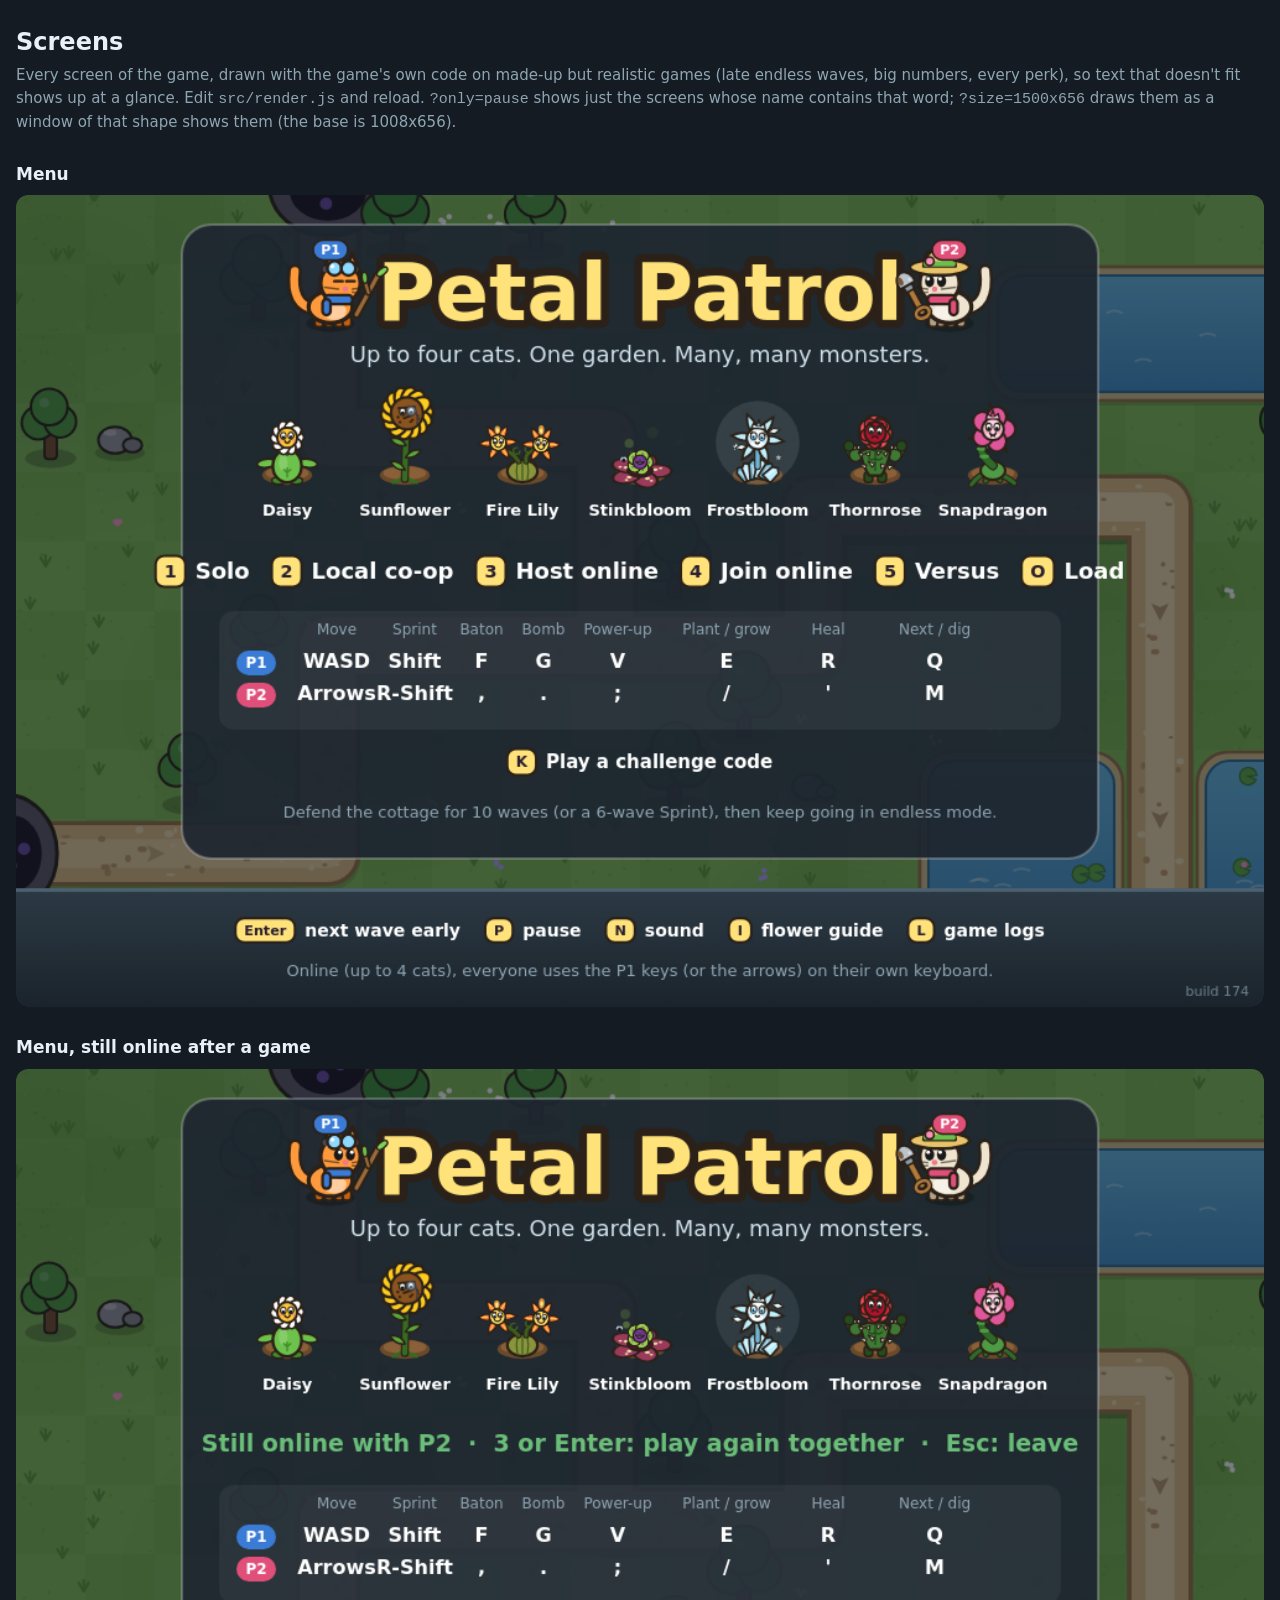
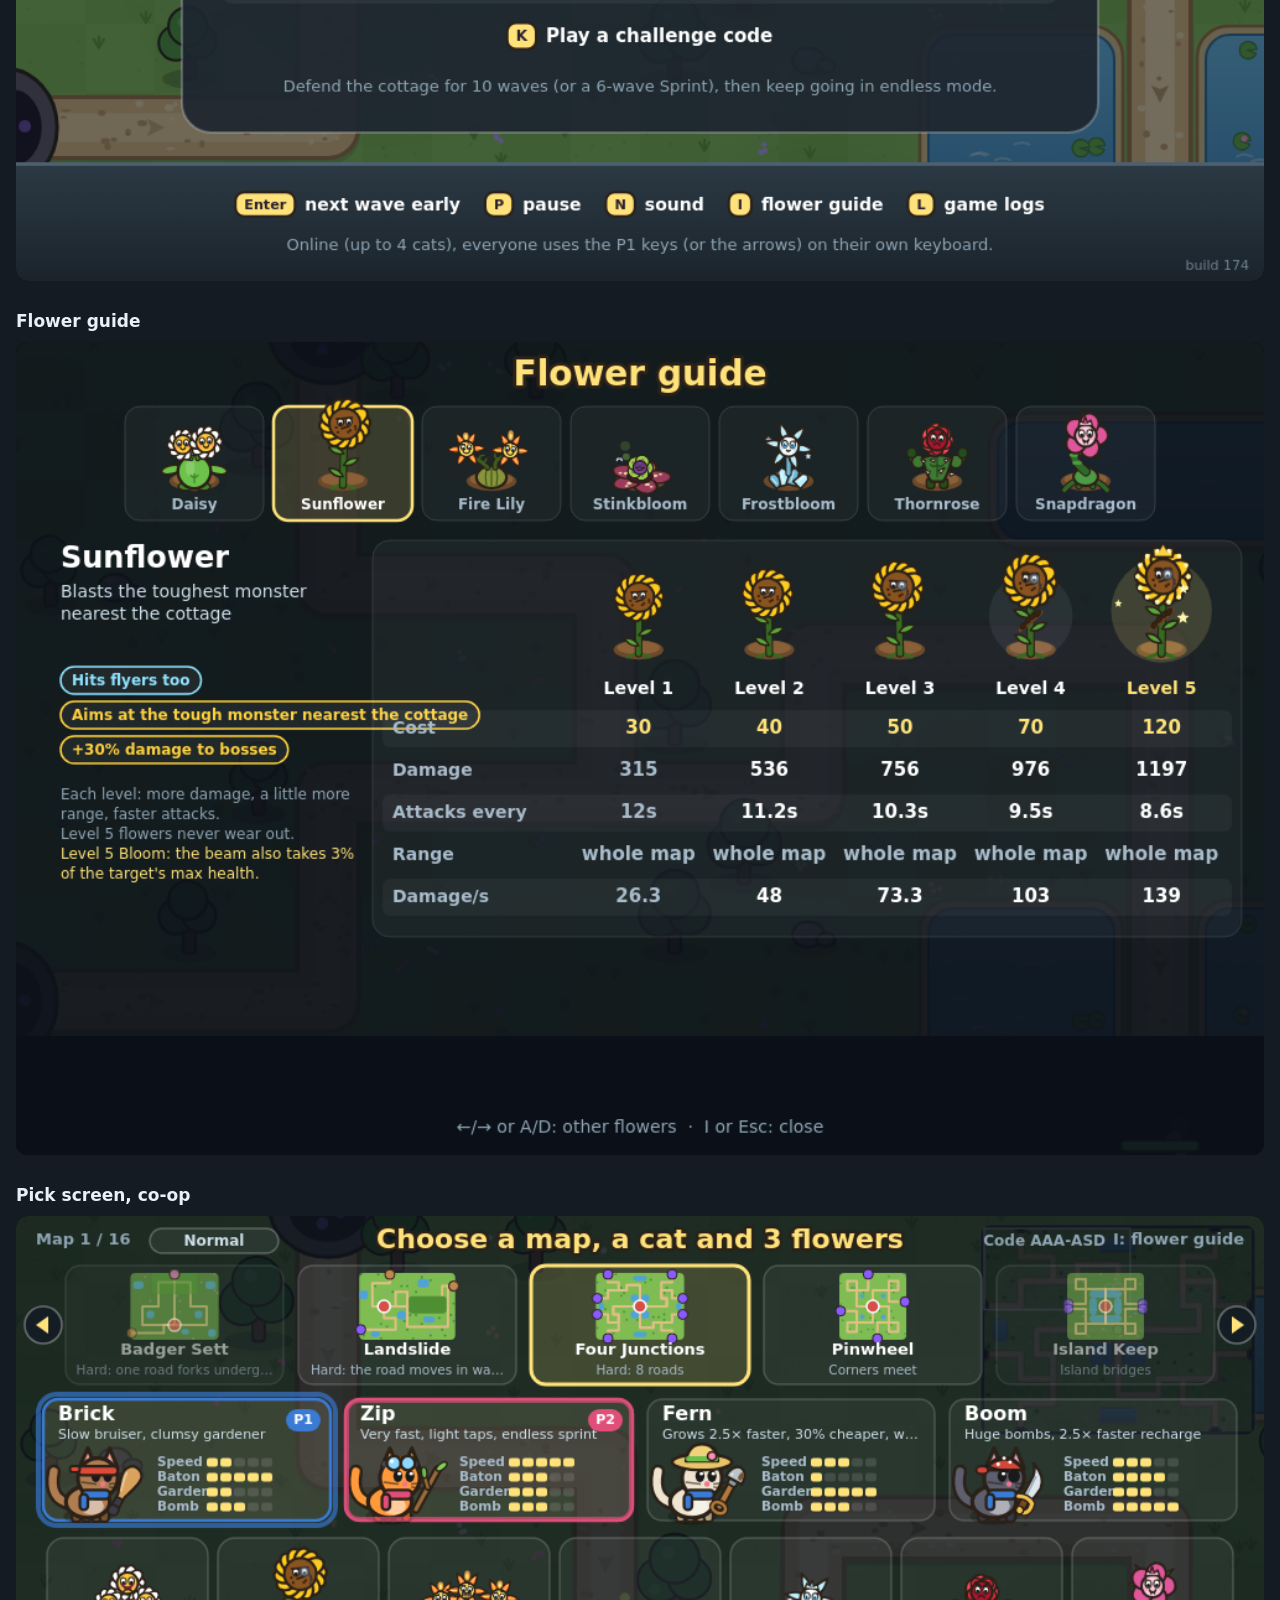
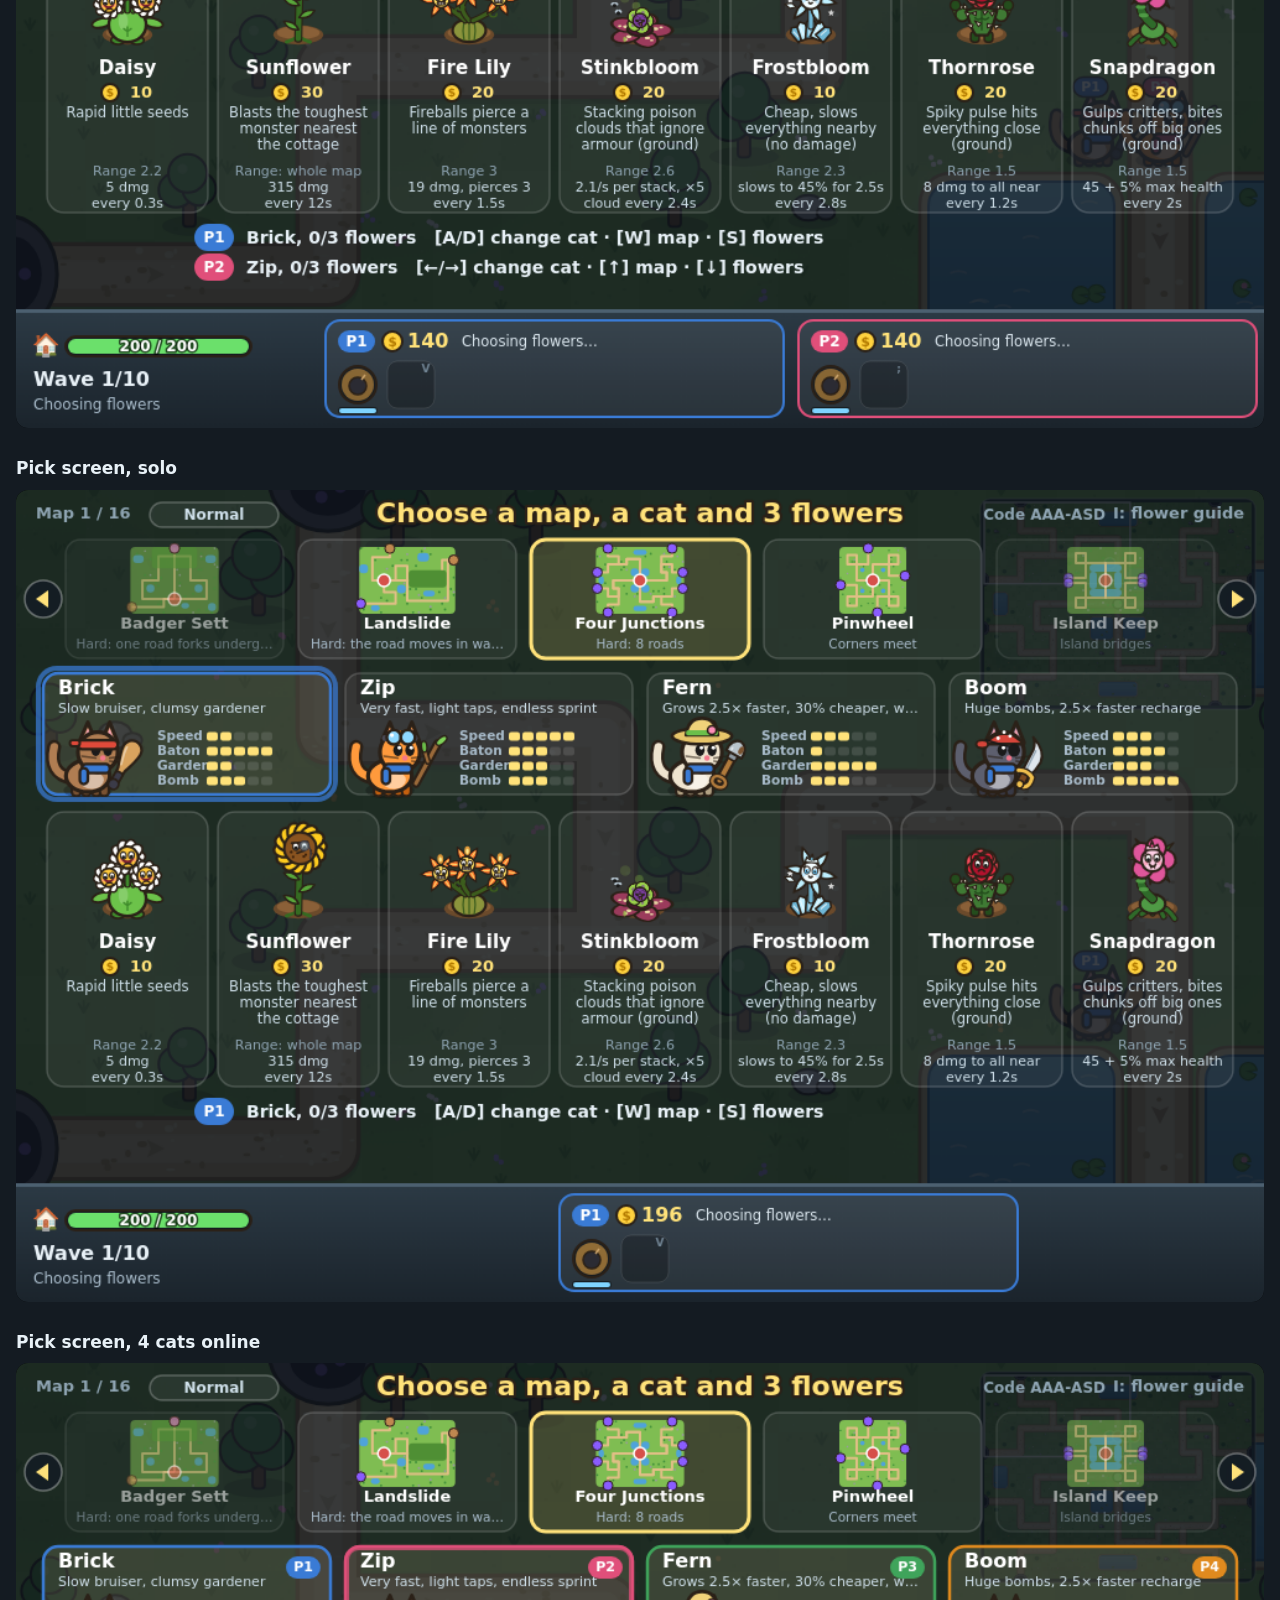
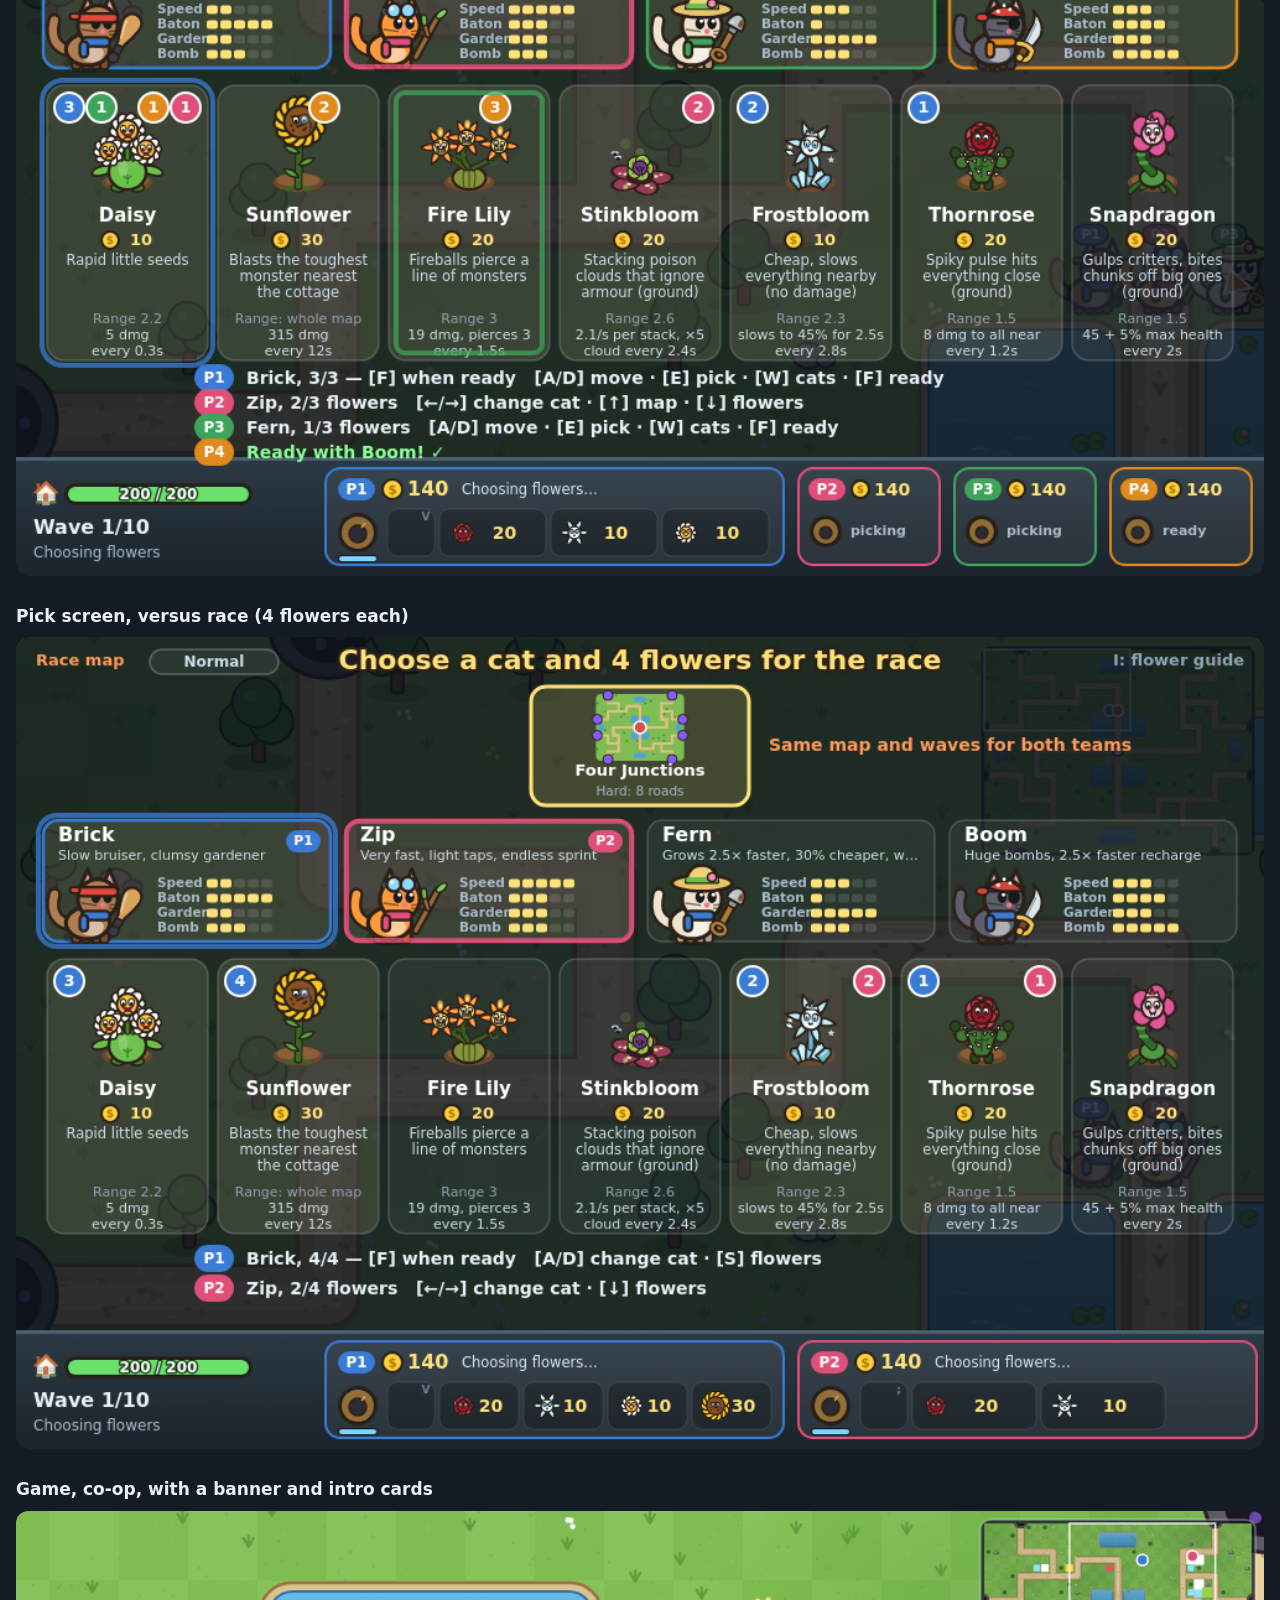
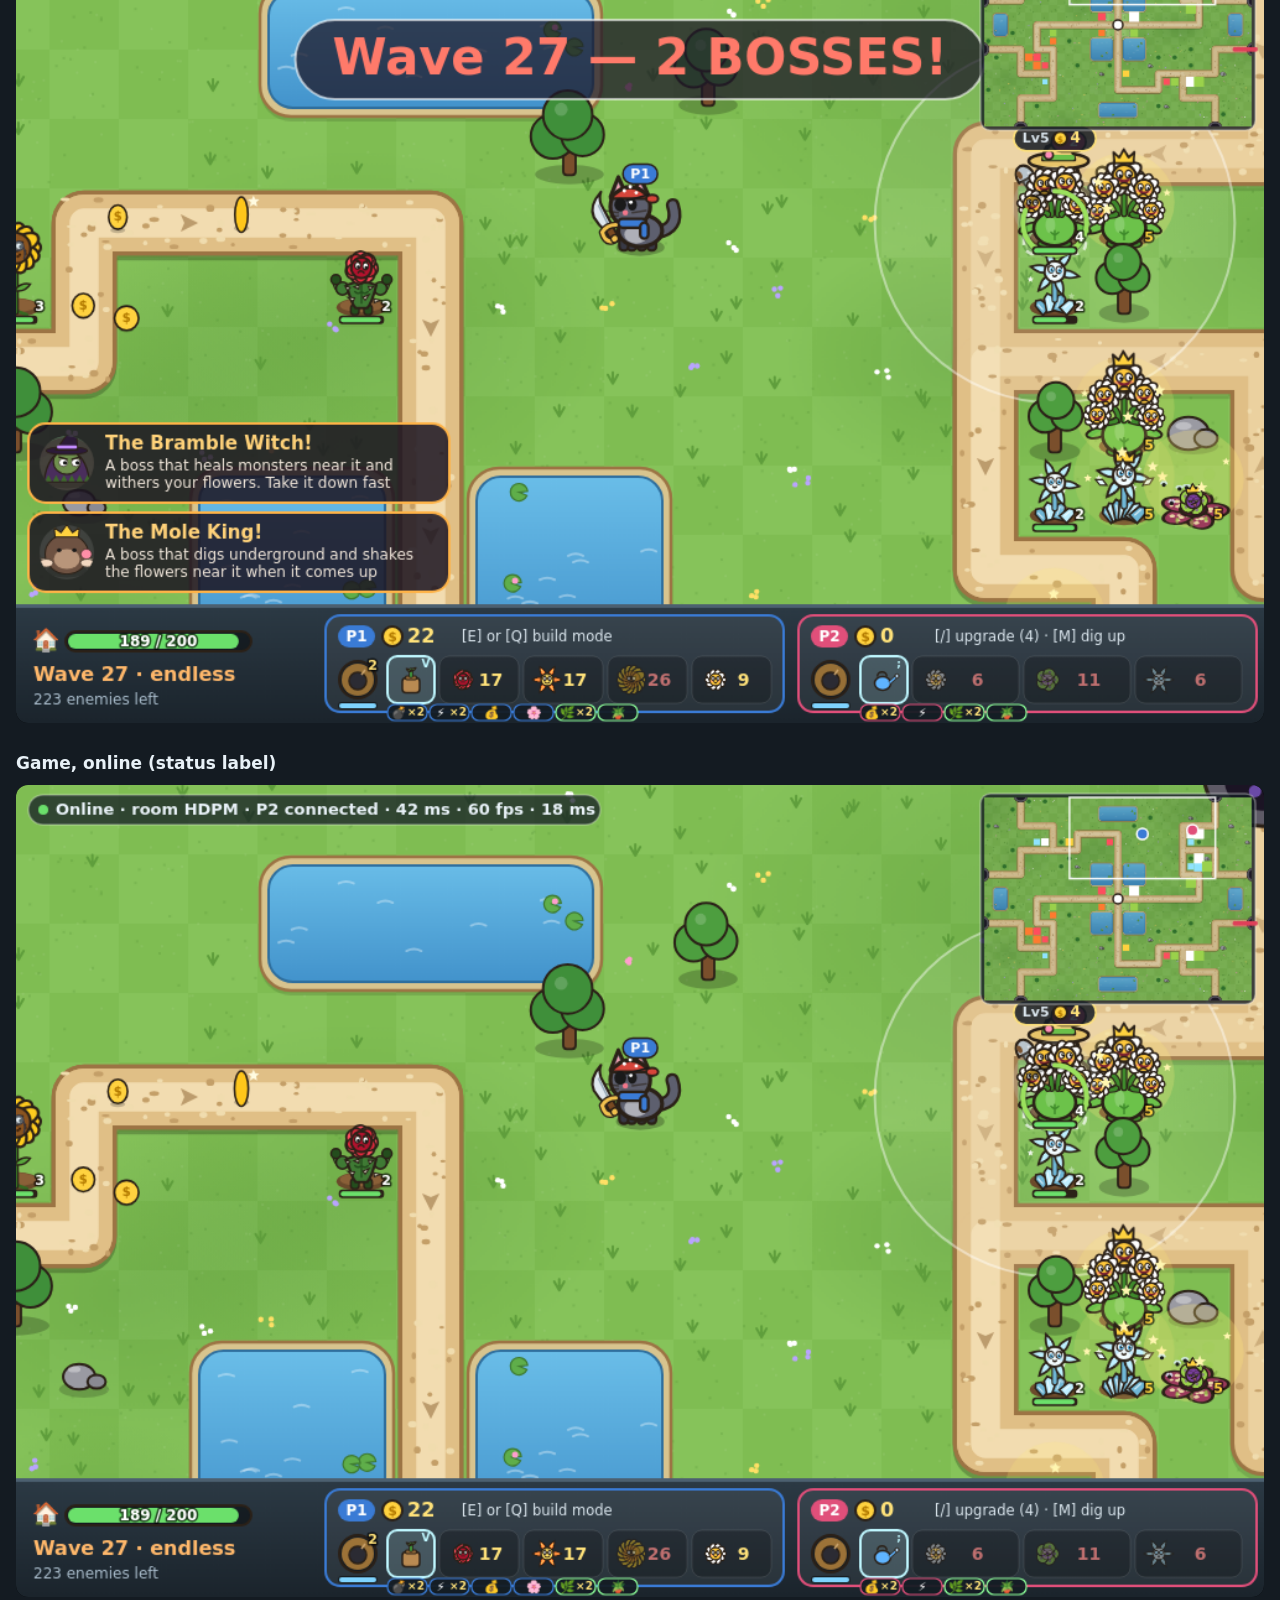
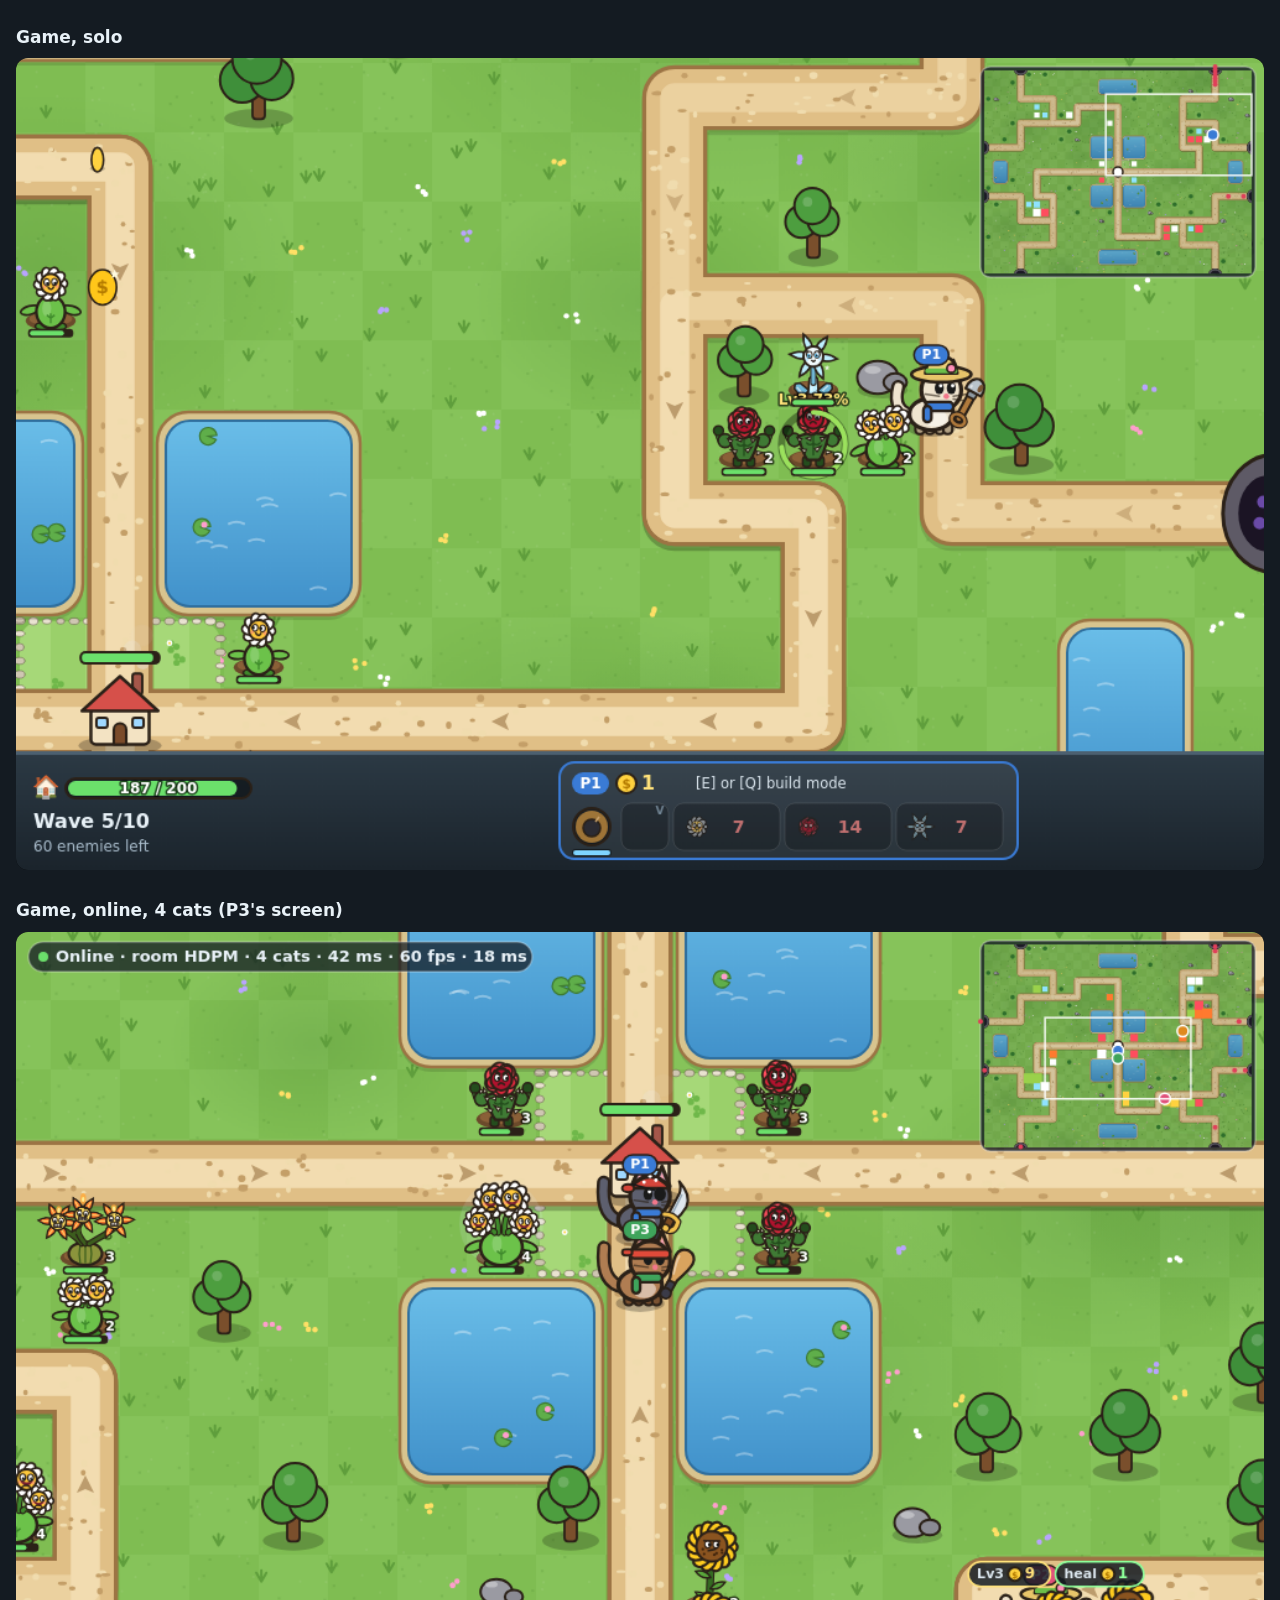
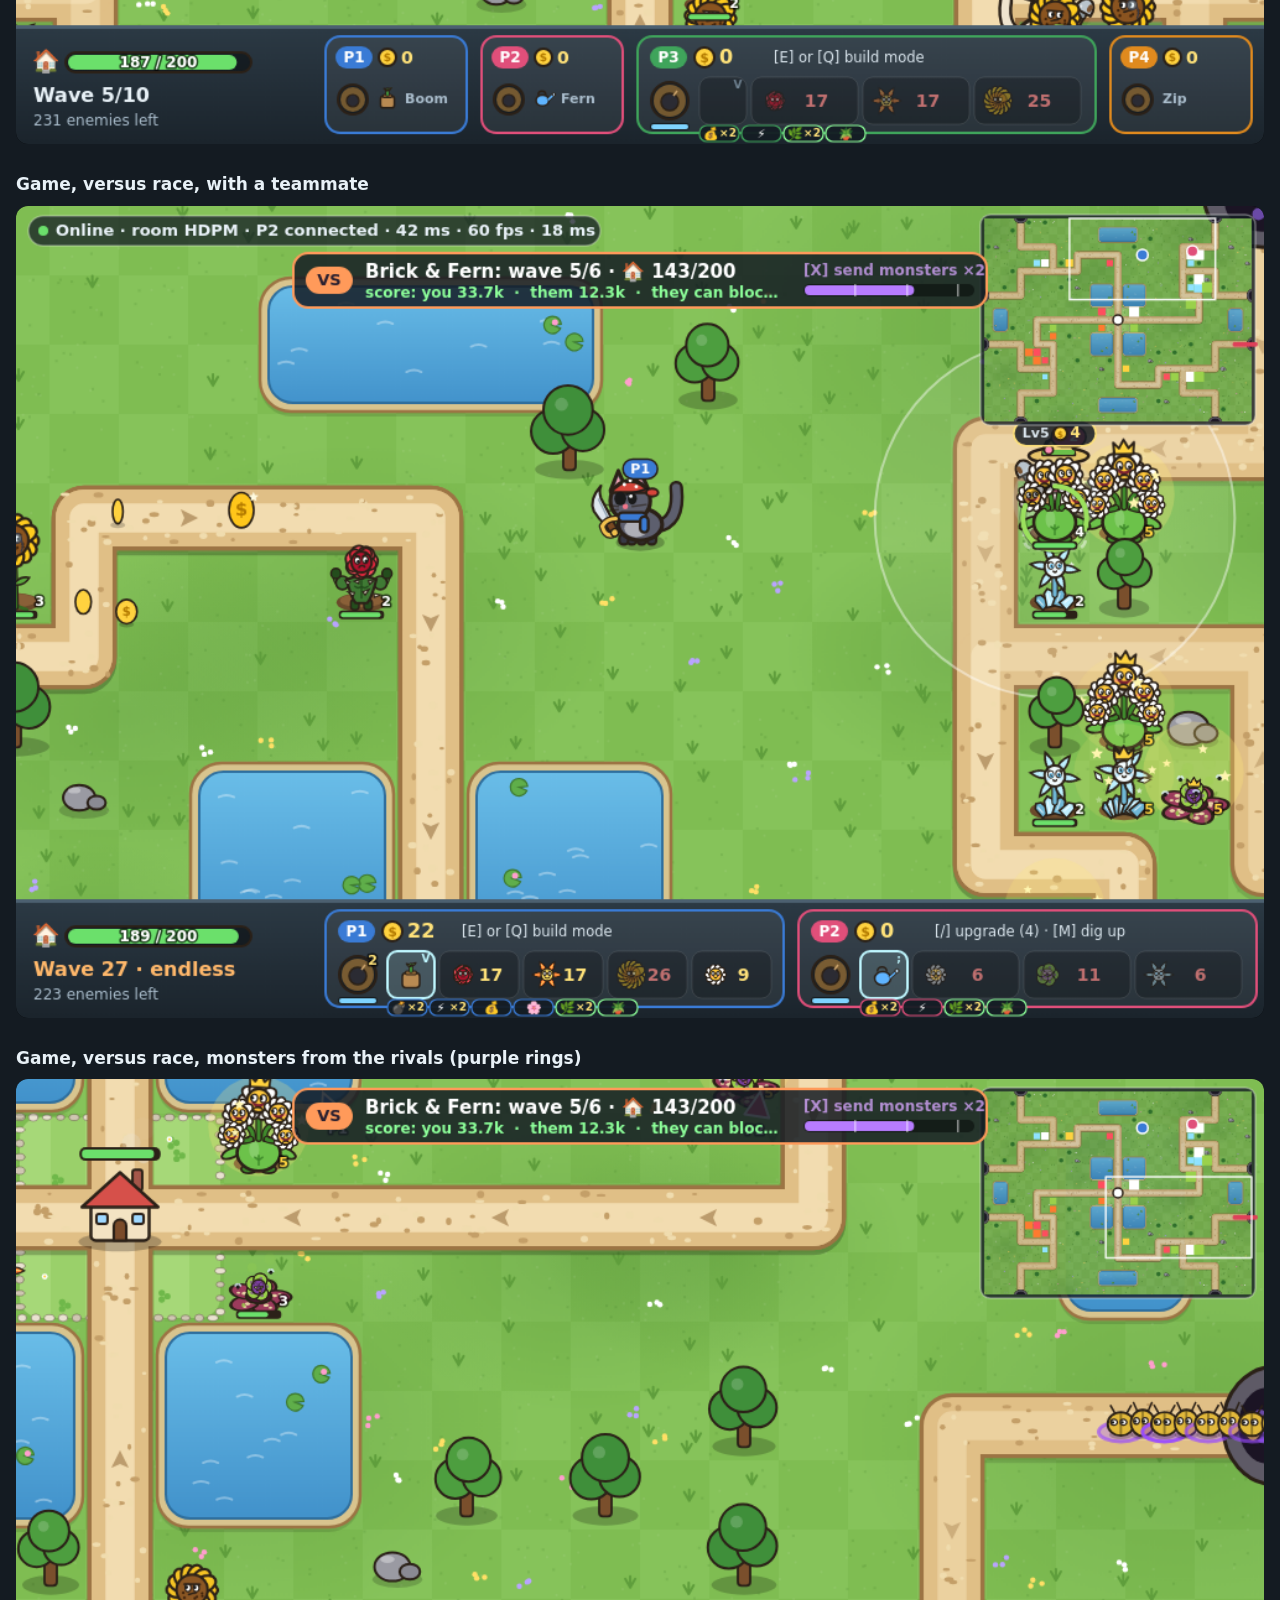
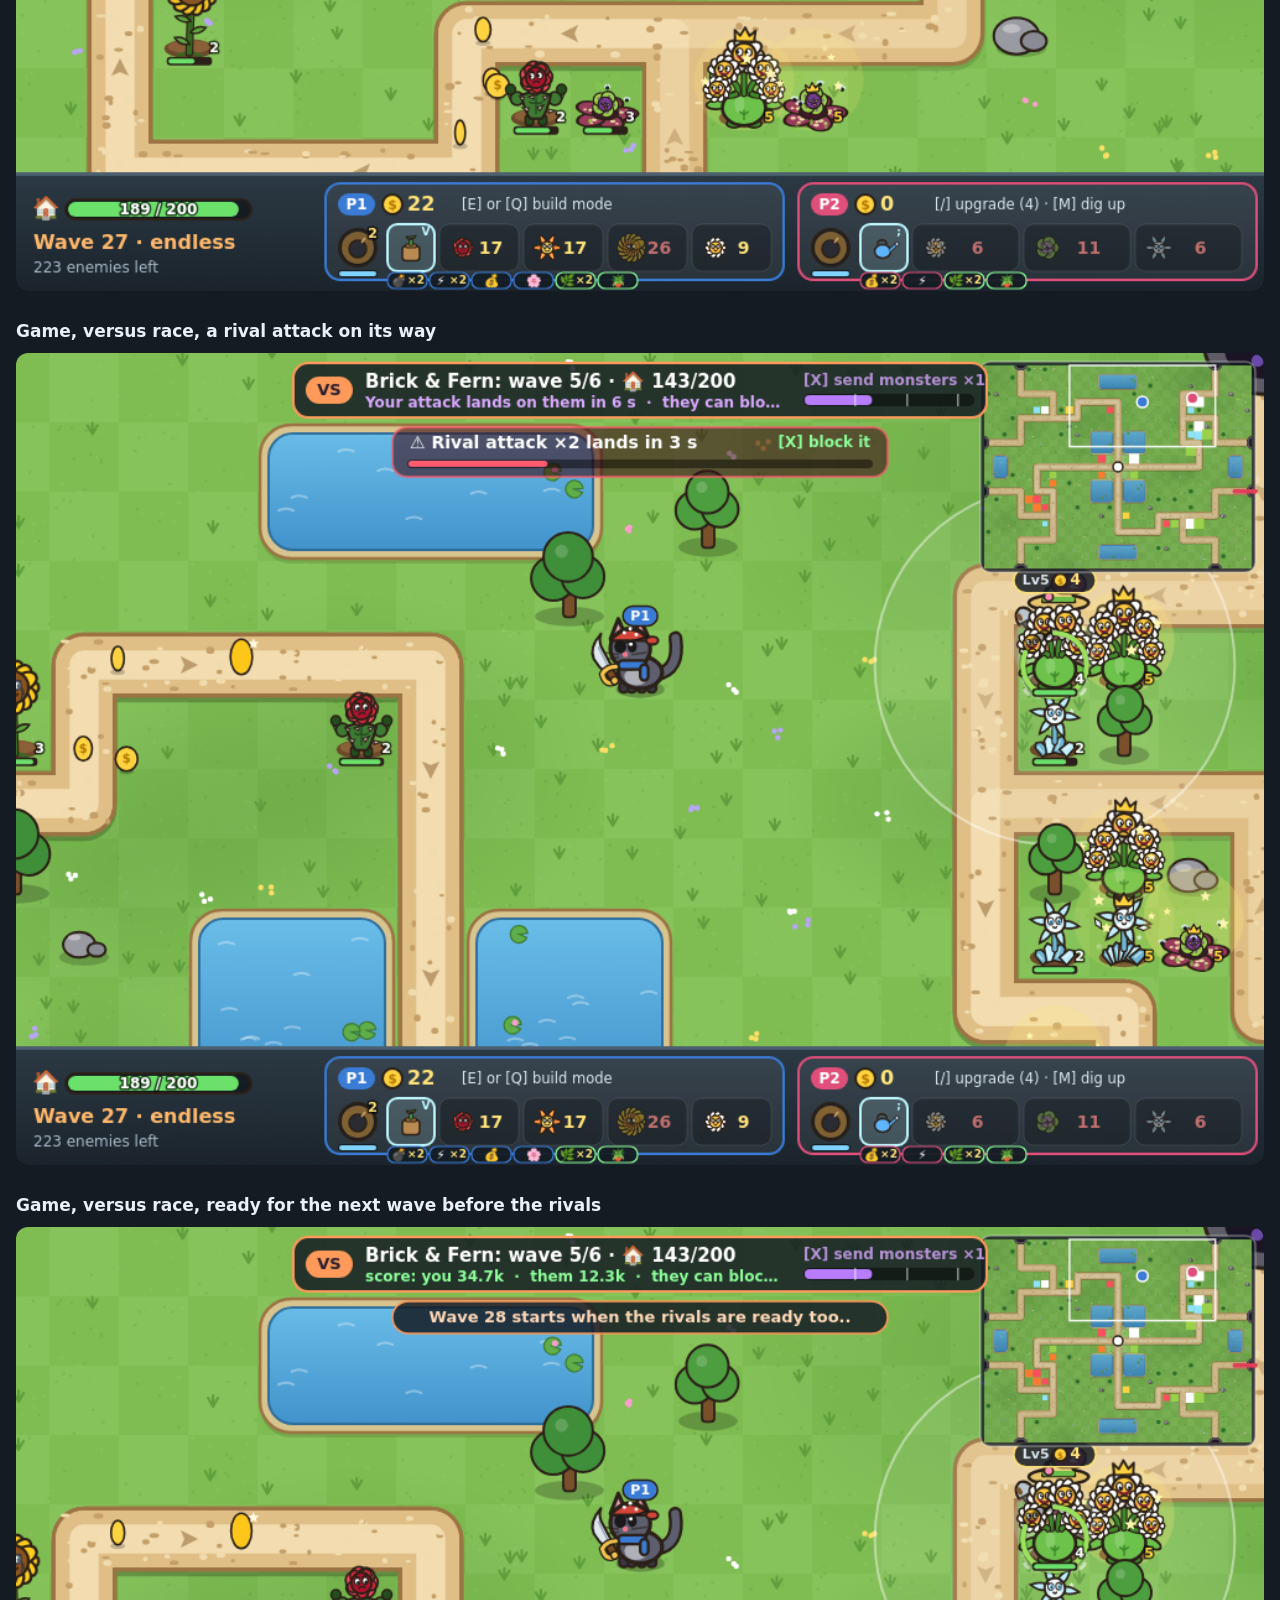
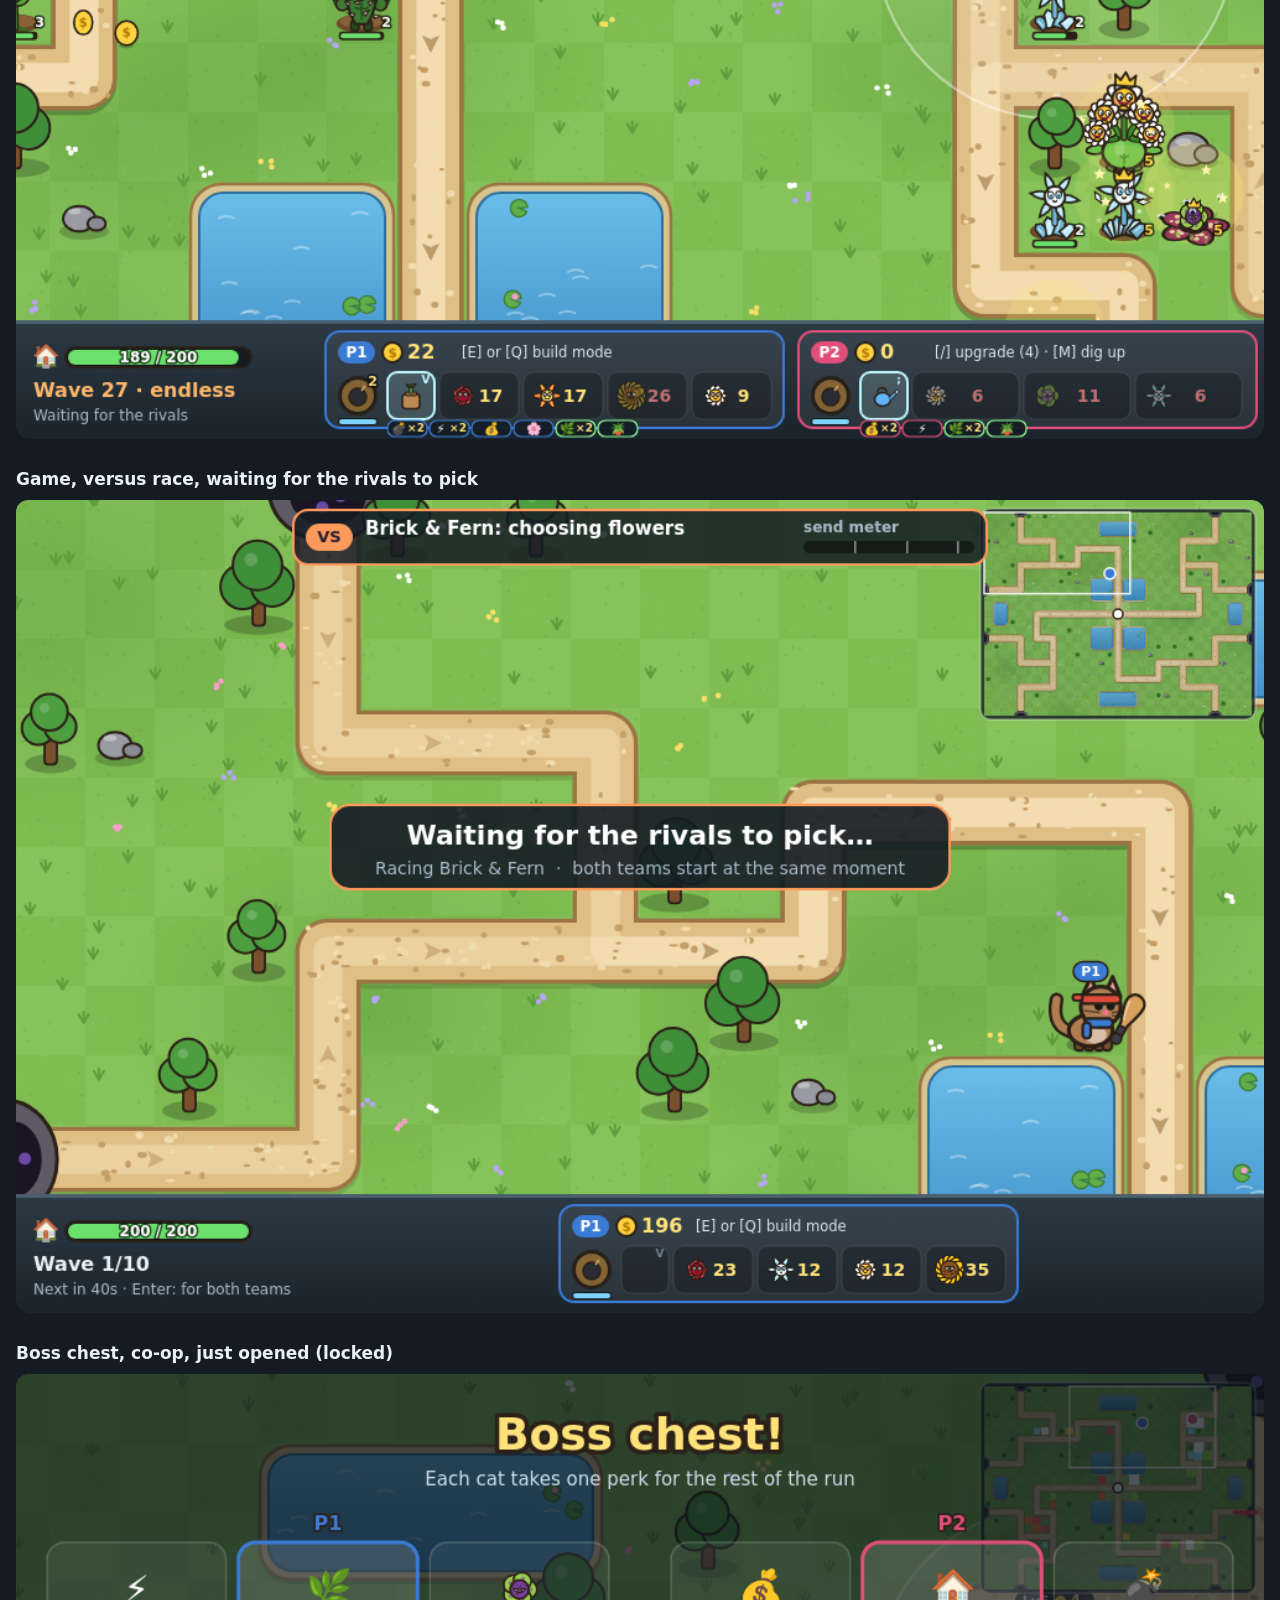
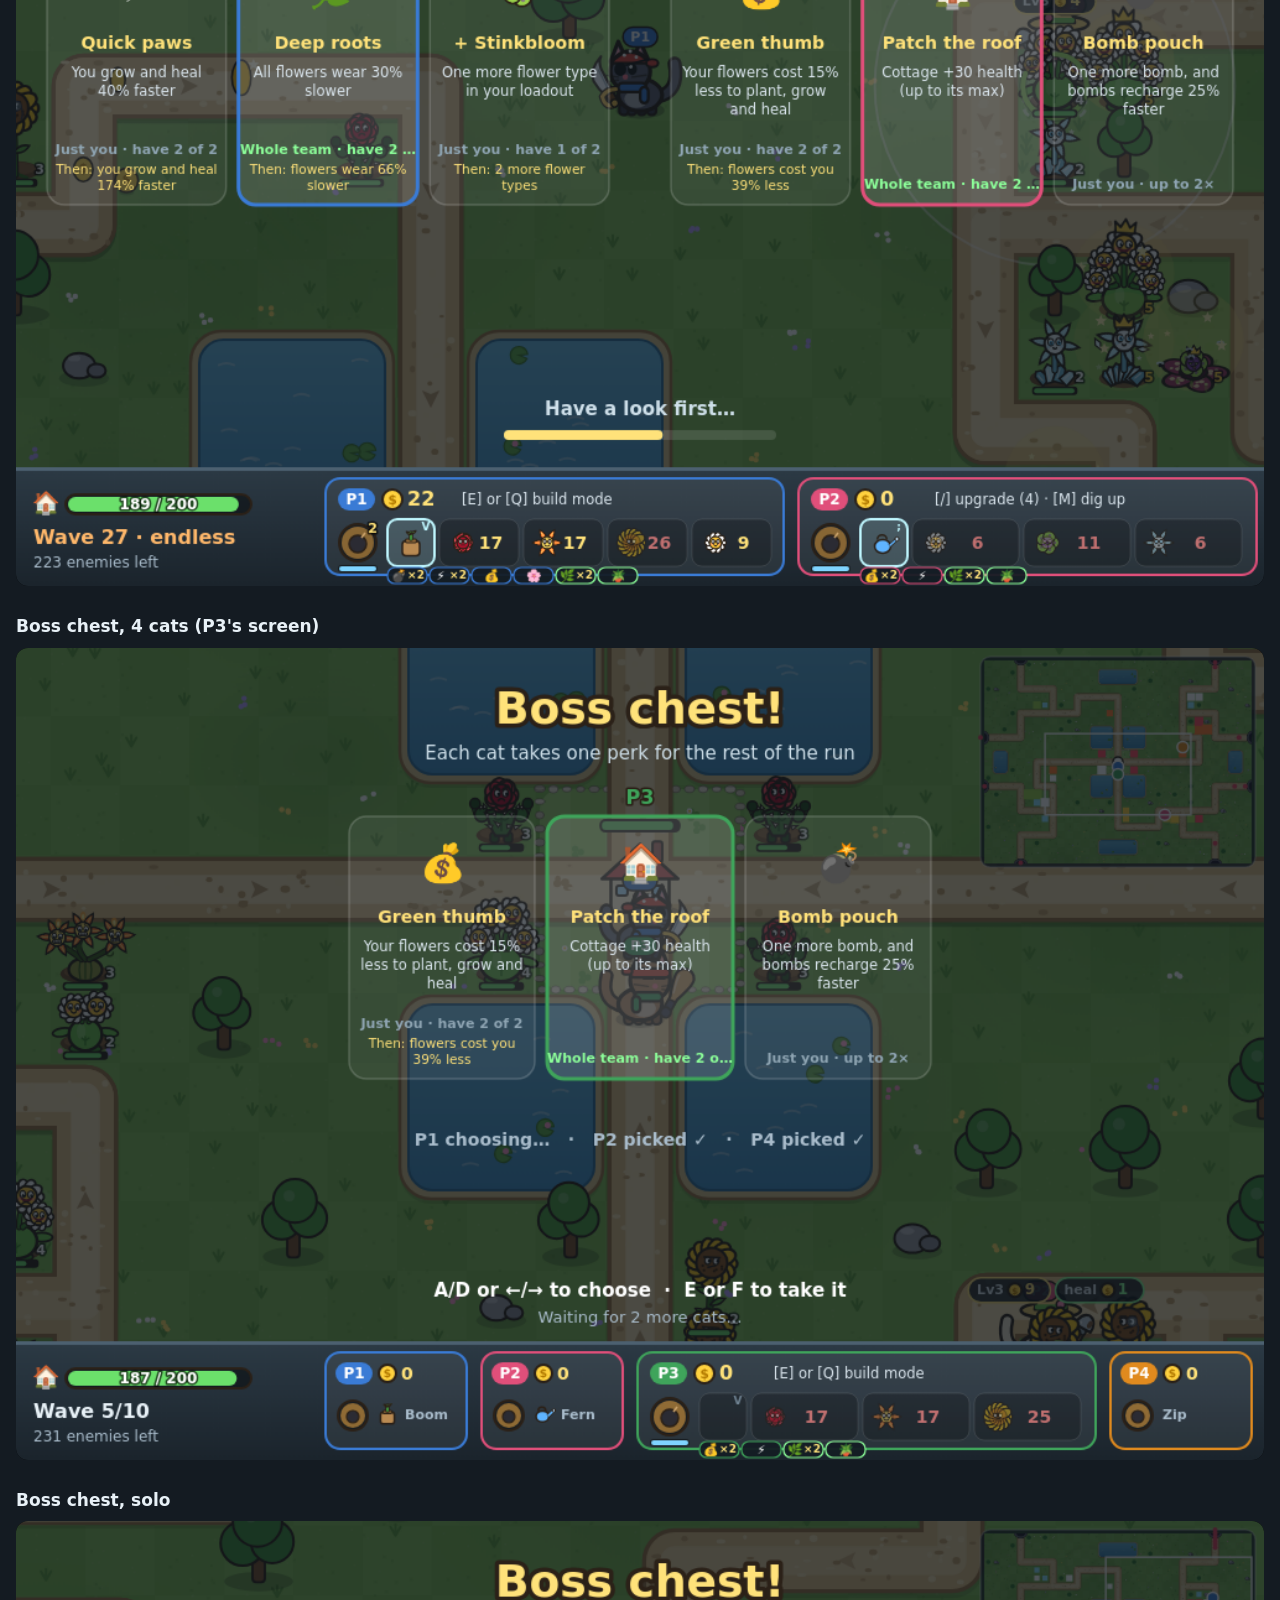
<file: tools/screens.html>
<!doctype html>
<html lang="en">
<head>
<meta charset="utf-8">
<meta name="viewport" content="width=device-width, initial-scale=1">
<title>Screens</title>
<link href="../fonts/fredoka.css" rel="stylesheet">
<style>
  :root { --bg: #141b22; --text: #e8f1f7; --muted: #8fa5b3; }
  body { margin: 0; padding: 24px 16px; background: var(--bg); color: var(--text); font: 15px/1.5 system-ui, sans-serif; }
  main { max-width: 1600px; margin: 0 auto; }
  h1 { margin: 0 0 4px; font-size: 24px; }
  h2 { margin: 28px 0 8px; font-size: 17px; }
  p { color: var(--muted); margin: 0 0 16px; }
  canvas { width: 100%; height: auto; border-radius: 12px; display: block; background: #000; }
</style>
</head>
<body>
<main>
  <h1>Screens</h1>
  <p>Every screen of the game, drawn with the game's own code on made-up but realistic games (late endless waves, big numbers, every perk), so text that doesn't fit shows up at a glance. Edit <code>src/render.js</code> and reload. <code>?only=pause</code> shows just the screens whose name contains that word; <code>?size=1500x656</code> draws them as a window of that shape shows them (the base is 1008x656).</p>
  <div id="out"></div>
</main>
<script type="module">
import { render, setView, BASE_W, BASE_H } from '../src/render.js';
import * as sim from '../src/sim.js';
import { MAPS, FLOWER_ORDER } from '../src/data.js';
import { spawnEffect, resetEffects, updateEffects } from '../src/fx.js';
import { gameSummary } from '../src/stats.js';
import { runBot } from './bot.js';

// the key layouts from main.js (which can't be imported: it starts the game)
const KEYS = [
  { up: 'KeyW', down: 'KeyS', left: 'KeyA', right: 'KeyD', atk: 'KeyF', bomb: 'KeyG', build: 'KeyE', heal: 'KeyR', cycle: 'KeyQ', sprint: 'ShiftLeft', use: 'KeyV', send: 'KeyX' },
  { up: 'ArrowUp', down: 'ArrowDown', left: 'ArrowLeft', right: 'ArrowRight', atk: 'Comma', bomb: 'Period', build: 'Slash', heal: 'Quote', cycle: 'KeyM', sprint: 'ShiftRight', use: 'Semicolon', send: 'Backslash' },
];
const DEFAULT_LABELS = { ShiftLeft: 'Shift', ShiftRight: 'R-Shift', Comma: ',', Period: '.', Slash: '/', Quote: "'", ArrowUp: '↑', ArrowDown: '↓', ArrowLeft: '←', ArrowRight: '→', Semicolon: ';' };
// ?size=1500x656 draws every screen as a window of that shape would show it
const [VIEW_W, VIEW_H] = (new URLSearchParams(location.search).get('size') || `${BASE_W}x${BASE_H}`).split('x').map(Number);
setView(VIEW_W, VIEW_H);
const dpr = Math.min(2, devicePixelRatio || 1);
const only = new URLSearchParams(location.search).get('only');
const ui = (o = {}) => ({
  cam: { x: 0, y: 0 }, menuMap: MAPS[0], paused: false, shake: 0, dpr, netLabel: '', disconnected: false, guide: null, online: null, summary: null,
  keys: KEYS, keysFor: (pid) => KEYS[pid] || KEYS[0], keyLabel: (code) => DEFAULT_LABELS[code] || code.replace(/^Key|^Digit/, ''), mode: () => 'local', ...o,
});

// A real garden: the autopilot plays until a busy moment of wave `waves`, and we keep its state.
function playUntil(players, waves, seed = 3) {
  let st = null;
  try { runBot({ players, seed, map: 0, maxMinutes: 30, onTick: (s) => { st = s; if (s.wave >= waves && s.phase === 'wave' && s.enemies.length > 8) throw new Error('stop'); } }); } catch (e) { if (e.message !== 'stop') throw e; }
  return st;
}
// Every perk, the late-game way: two of most, plus a fourth flower.
function givePerks(s) {
  s.perks = { roots: 2, stems: 1, roof: 2 };
  s.players.forEach((p, i) => {
    p.perks = i ? { thumb: 2, paws: 1 } : { pouch: 2, paws: 2, thumb: 1, fourth: 1 };
    if (!i && p.loadout.length < 4) p.loadout.push(FLOWER_ORDER.find((t) => !p.loadout.includes(t)));
    p.item = ['fertiliser', 'water'][i] || null;
  });
}
const camOn = (s, p) => ({ x: Math.max(0, Math.min(s.m.worldW - VIEW_W, p.x - VIEW_W / 2)), y: Math.max(0, Math.min(s.m.worldH - (VIEW_H - 96), p.y - (VIEW_H - 96) / 2)) });
// The end screen's numbers, scaled up to what a long endless run reaches.
function bigSummary(S, k) {
  const m = (v) => Math.round(v * k);
  return { ...S, wave: 34, seconds: 3725, kills: m(S.kills), cottage: 37, flowers: S.flowers.map((f) => ({ ...f, dmg: m(f.dmg) * 3, kills: m(f.kills), planted: f.planted * 3 })),
    best: S.best && { ...S.best, dmg: m(S.best.dmg) * 3, kills: m(S.best.kills), lvl: 5 }, cats: S.cats.map((c) => ({ ...c, earned: m(c.earned), spent: m(c.spent), baton: m(c.baton) * 4, bomb: m(c.bomb) * 4, kills: m(c.kills), garden: m(c.garden) * 3 })),
    bitten: [['swarm', 812], ['moleking', 433], ['charger', 97]] };
}

const out = document.getElementById('out');
function show(name, s, u, before) {
  if (only && !name.toLowerCase().includes(only.toLowerCase())) return;
  const h = document.createElement('h2'); h.textContent = name; out.append(h);
  const cv = document.createElement('canvas'); cv.width = VIEW_W * dpr; cv.height = VIEW_H * dpr; out.append(cv);
  const c = cv.getContext('2d'); c.scale(dpr, dpr);
  resetEffects();
  before?.();
  render(c, s, u);
  resetEffects();
}

const duo = playUntil(2, 7), solo = playUntil(1, 5, 5);
// shown as a late endless wave, so the HUD gets its longest texts
Object.assign(duo, { over: false, won: false, endless: true, wave: 27 });

show('Menu', null, ui());
show('Menu, still online after a game', null, ui({ online: 'host' }));
show('Flower guide', null, ui({ guide: 1 }));
show('Pick screen, co-op', sim.createState(2, 1, { map: 0 }), ui());
show('Pick screen, solo', sim.createState(1, 1, { map: 0 }), ui());
const pick4 = sim.createState(4, 1, { map: 0 });
pick4.players.forEach((p, i) => { p.pick.chosen = [['thorn', 'frost', 'daisy'], ['daisy', 'stink'], ['daisy'], ['daisy', 'sunflower', 'firelily']][i]; p.pick.ready = i === 3; p.pick.row = [2, 1, 2, 2][i]; p.pick.cursor = i; });
show('Pick screen, 4 cats online', pick4, ui({ mode: () => 'host' }));
const pickVs = sim.createState(2, 1, { map: 0, versus: true, locked: true }); pickVs.players[0].pick.chosen = ['thorn', 'frost', 'daisy', 'sunflower']; pickVs.players[1].pick.chosen = ['thorn', 'frost'];
show('Pick screen, versus race (4 flowers each)', pickVs, ui({ mode: () => 'host' }));

givePerks(duo);
show('Game, co-op, with a banner and intro cards', duo, ui({ cam: camOn(duo, duo.players[0]) }), () => {
  spawnEffect({ kind: 'banner', txt: `Wave ${duo.wave} — 2 BOSSES!` });
  spawnEffect({ kind: 'intro', type: 'moleking' }); spawnEffect({ kind: 'intro', type: 'witch' });
  updateEffects(0.5); // past their slide-in
});
show('Game, online (status label)', duo, ui({ cam: camOn(duo, duo.players[0]), netLabel: 'Online · room HDPM · P2 connected', perf: '42 ms · 60 fps · 18 ms', mode: () => 'host' }));
show('Game, solo', solo, ui({ cam: camOn(solo, solo.players[0]) }));
// 4 cats online, as P3 sees it: its own card in full, the others small
const quad = playUntil(4, 5);
givePerks(quad);
show('Game, online, 4 cats (P3\'s screen)', quad, ui({ cam: camOn(quad, quad.players[2]), netLabel: 'Online · room HDPM · 4 cats', perf: '42 ms · 60 fps · 18 ms', mode: () => 'guest', me: () => 2 }));
// versus races: the rival's panel, and the wait for the rivals to pick
const rival = { wave: 5, last: 6, phase: 'wave', cleared: 4, lives: 143, maxLives: 200, kills: 1234, score: 12345, over: false, won: false, players: 2, picked: true, cats: ['brawler', 'gardener'], meter: 0.7 };
duo.enemies.forEach((e, i) => { e.sent = i % 2 === 0; }); duo.meter = 1.3;
show('Game, versus race, with a teammate', duo, ui({ cam: camOn(duo, duo.players[0]), netLabel: 'Online · room HDPM · P2 connected', perf: '42 ms · 60 fps · 18 ms', mode: () => 'host', versus: { race: {}, rival } }));
show('Game, versus race, monsters from the rivals (purple rings)', duo, ui({ cam: camOn(duo, duo.enemies.find((e) => e.sent && !e.dead) || duo.players[0]), mode: () => 'host', versus: { race: {}, rival } }));
duo.threats = [{ share: 0.15, t: 2.4 }, { share: 0.15, t: 8 }]; duo.meter = 0.8;
show('Game, versus race, a rival attack on its way', duo, ui({ cam: camOn(duo, duo.players[0]), mode: () => 'host', versus: { race: {}, rival: { ...rival, threat: 0.15, threatT: 5.2 } } }));
duo.threats = [];
const waitPhase = [duo.phase, duo.waiting]; duo.phase = 'prep'; duo.waiting = true;
show('Game, versus race, ready for the next wave before the rivals', duo, ui({ cam: camOn(duo, duo.players[0]), mode: () => 'host', versus: { race: {}, rival } }));
[duo.phase, duo.waiting] = waitPhase;
duo.enemies.forEach((e) => { e.sent = false; }); duo.meter = 0;
const held = sim.createState(1, 1, { map: 0, versus: true }); held.players[0].pick.chosen = ['thorn', 'frost', 'daisy', 'sunflower']; held.players[0].pick.ready = true; sim.step(held, [{}], 1 / 60);
show('Game, versus race, waiting for the rivals to pick', held, ui({ versus: { race: {}, rival: { ...rival, picked: false, wave: 0 } } }));

const chestOf = (s) => ({ offers: s.players.map((p, i) => i ? ['thumb', 'roof', 'pouch'] : ['paws', 'roots', `fourth:${FLOWER_ORDER.find((t) => !p.loadout.includes(t))}`]), cursor: s.players.map(() => 1), picked: s.players.map(() => null), lock: 0 });
duo.chest = { ...chestOf(duo), lock: 0.5 }; show('Boss chest, co-op, just opened (locked)', duo, ui({ cam: camOn(duo, duo.players[0]) })); duo.chest = null;
quad.chest = { ...chestOf(quad), picked: [null, 'roof', null, 'thumb'] }; show('Boss chest, 4 cats (P3\'s screen)', quad, ui({ cam: camOn(quad, quad.players[2]), mode: () => 'guest', me: () => 2 })); quad.chest = null;
solo.chest = chestOf(solo); show('Boss chest, solo', solo, ui({ cam: camOn(solo, solo.players[0]) })); solo.chest = null;
show('Pause, co-op with perks', duo, ui({ cam: camOn(duo, duo.players[0]), paused: true }));
show('Pause, solo without perks', solo, ui({ cam: camOn(solo, solo.players[0]), paused: true }));

// end screens: a real summary, and the same blown up to a long endless run
const full = runBot({ players: 2, seed: 2, map: 0, maxMinutes: 40 });
const S = gameSummary(full.game);
duo.won = true; duo.endless = false;
show('Victory, co-op', duo, ui({ cam: camOn(duo, duo.players[0]), summary: { ...S, won: true, wave: 10 } }));
duo.won = false; duo.over = true; duo.endless = true; duo.wave = 34;
show('Defeat, co-op, endless wave 34 (big numbers)', duo, ui({ cam: camOn(duo, duo.players[0]), summary: bigSummary(S, 25) }));
const sSolo = gameSummary(runBot({ players: 1, seed: 4, map: 0, maxMinutes: 40 }).game);
solo.over = true;
const S4 = gameSummary(runBot({ players: 4, seed: 2, map: 0, maxMinutes: 40 }).game);
quad.over = true;
show('Defeat, 4 cats', quad, ui({ cam: camOn(quad, quad.players[0]), summary: S4 }));
show('Defeat, solo', solo, ui({ cam: camOn(solo, solo.players[0]), summary: sSolo }));
show('End, versus race won when the rivals\' cottage fell', solo, ui({ cam: camOn(solo, solo.players[0]), summary: sSolo, versus: { race: {}, result: 'win', rival: { ...rival, over: true, fell: true } } }), () => { solo.over = true; solo.raceWon = true; });
const rivalSum = { ...sSolo, wave: 5, cottage: 0, kills: 1234, score: 9100, versus: { sent: 3, blocked: 1.5, landed: 1.5, got: 11 }, cats: sSolo.cats.map((k) => ({ ...k, earned: k.earned * 0.8 })) };
show('Victory, versus race won', duo, ui({ cam: camOn(duo, duo.players[0]), summary: { ...sSolo, score: 12880, versus: { sent: 4, blocked: 2, landed: 1.5, got: 10 } }, versus: { race: {}, result: 'win', rival: { ...rival, over: true }, rivalSummary: rivalSum } }), () => { duo.won = true; duo.over = false; });
show('Victory, versus race not decided yet (the rivals are still playing)', duo, ui({ cam: camOn(duo, duo.players[0]), summary: { ...sSolo, score: 12880, versus: { sent: 4, blocked: 2, landed: 1.5, got: 10 } }, versus: { race: {}, result: null, rival: { ...rival, wave: 10, last: 10 } } }), () => { duo.won = true; duo.over = false; });
show('Defeat, versus race still going (no summary yet)', solo, ui({ cam: camOn(solo, solo.players[0]), versus: { race: {}, result: null, rival } }));
duo.won = false; duo.over = true;
show('Defeat, summary not there yet (online guest)', solo, ui({ cam: camOn(solo, solo.players[0]) }));
show('Disconnected', solo, ui({ cam: camOn(solo, solo.players[0]), disconnected: true }));
</script>
</body>
</html>
</file>
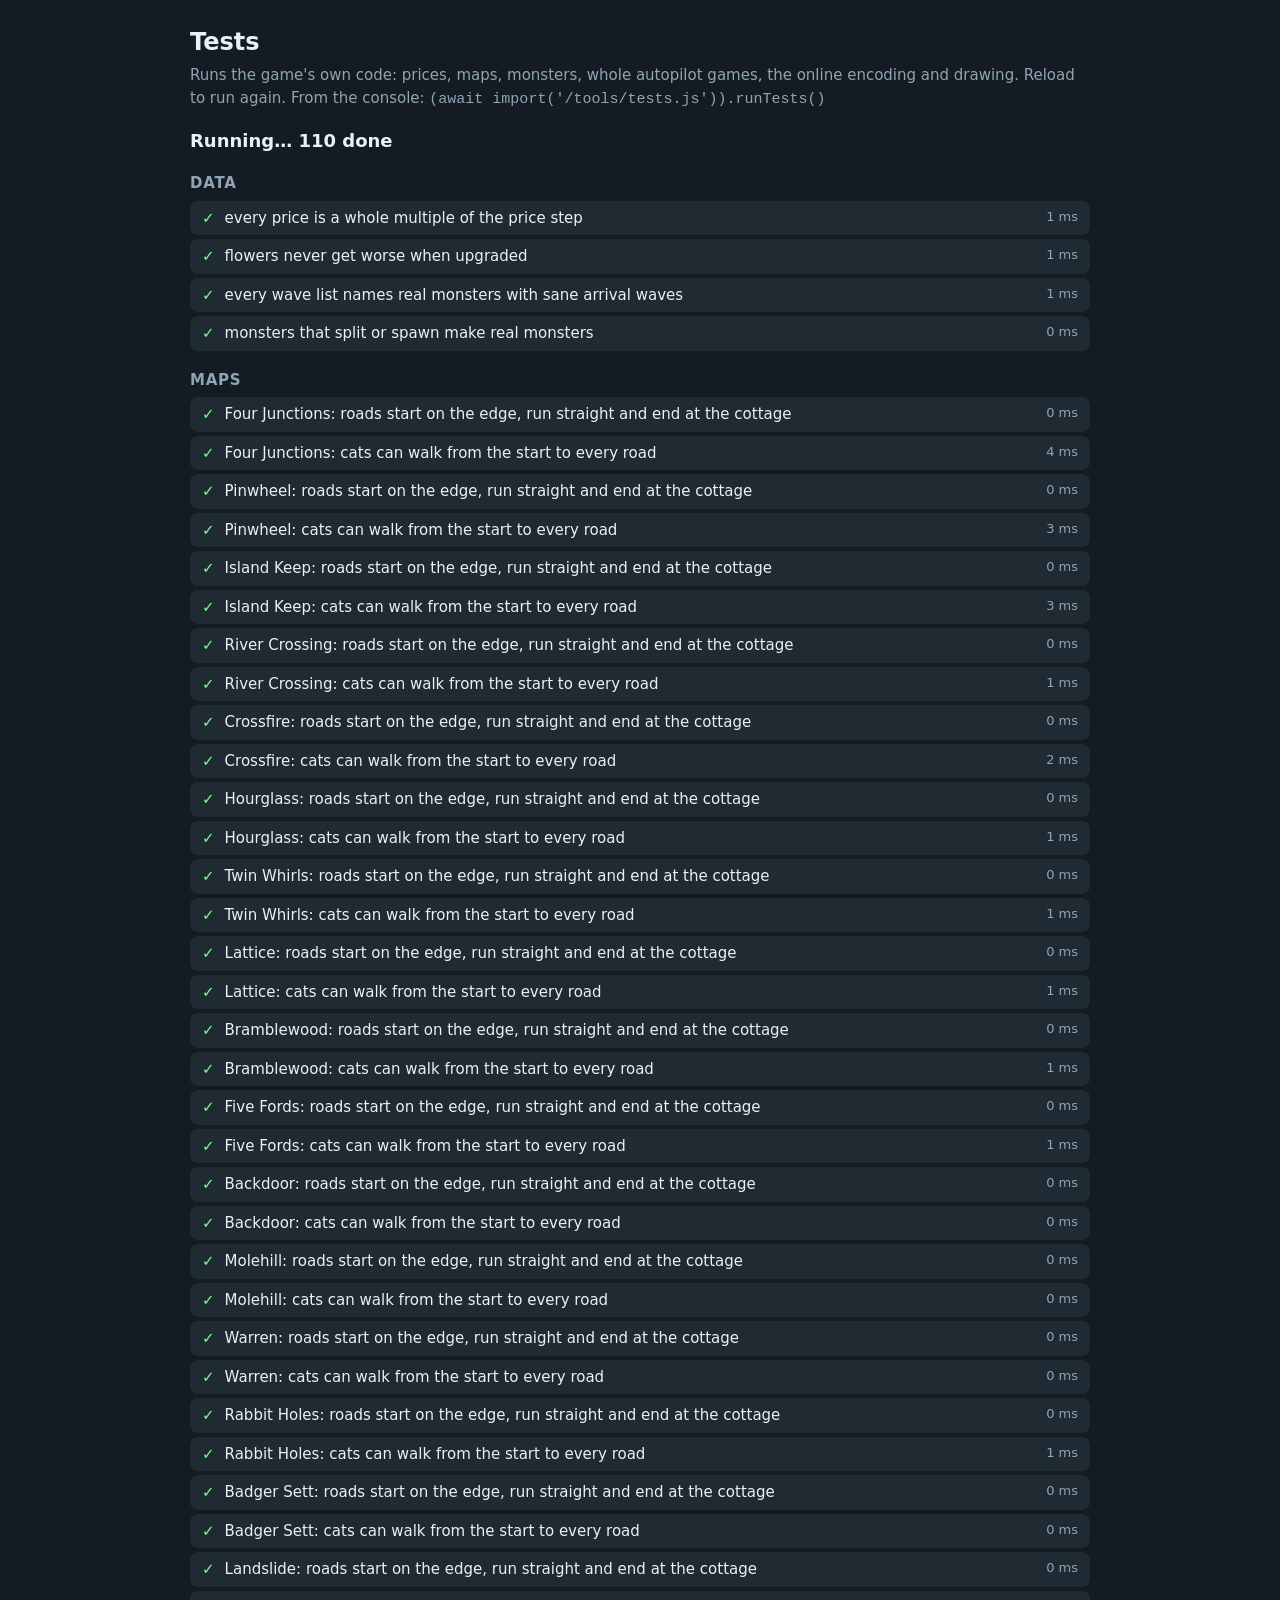
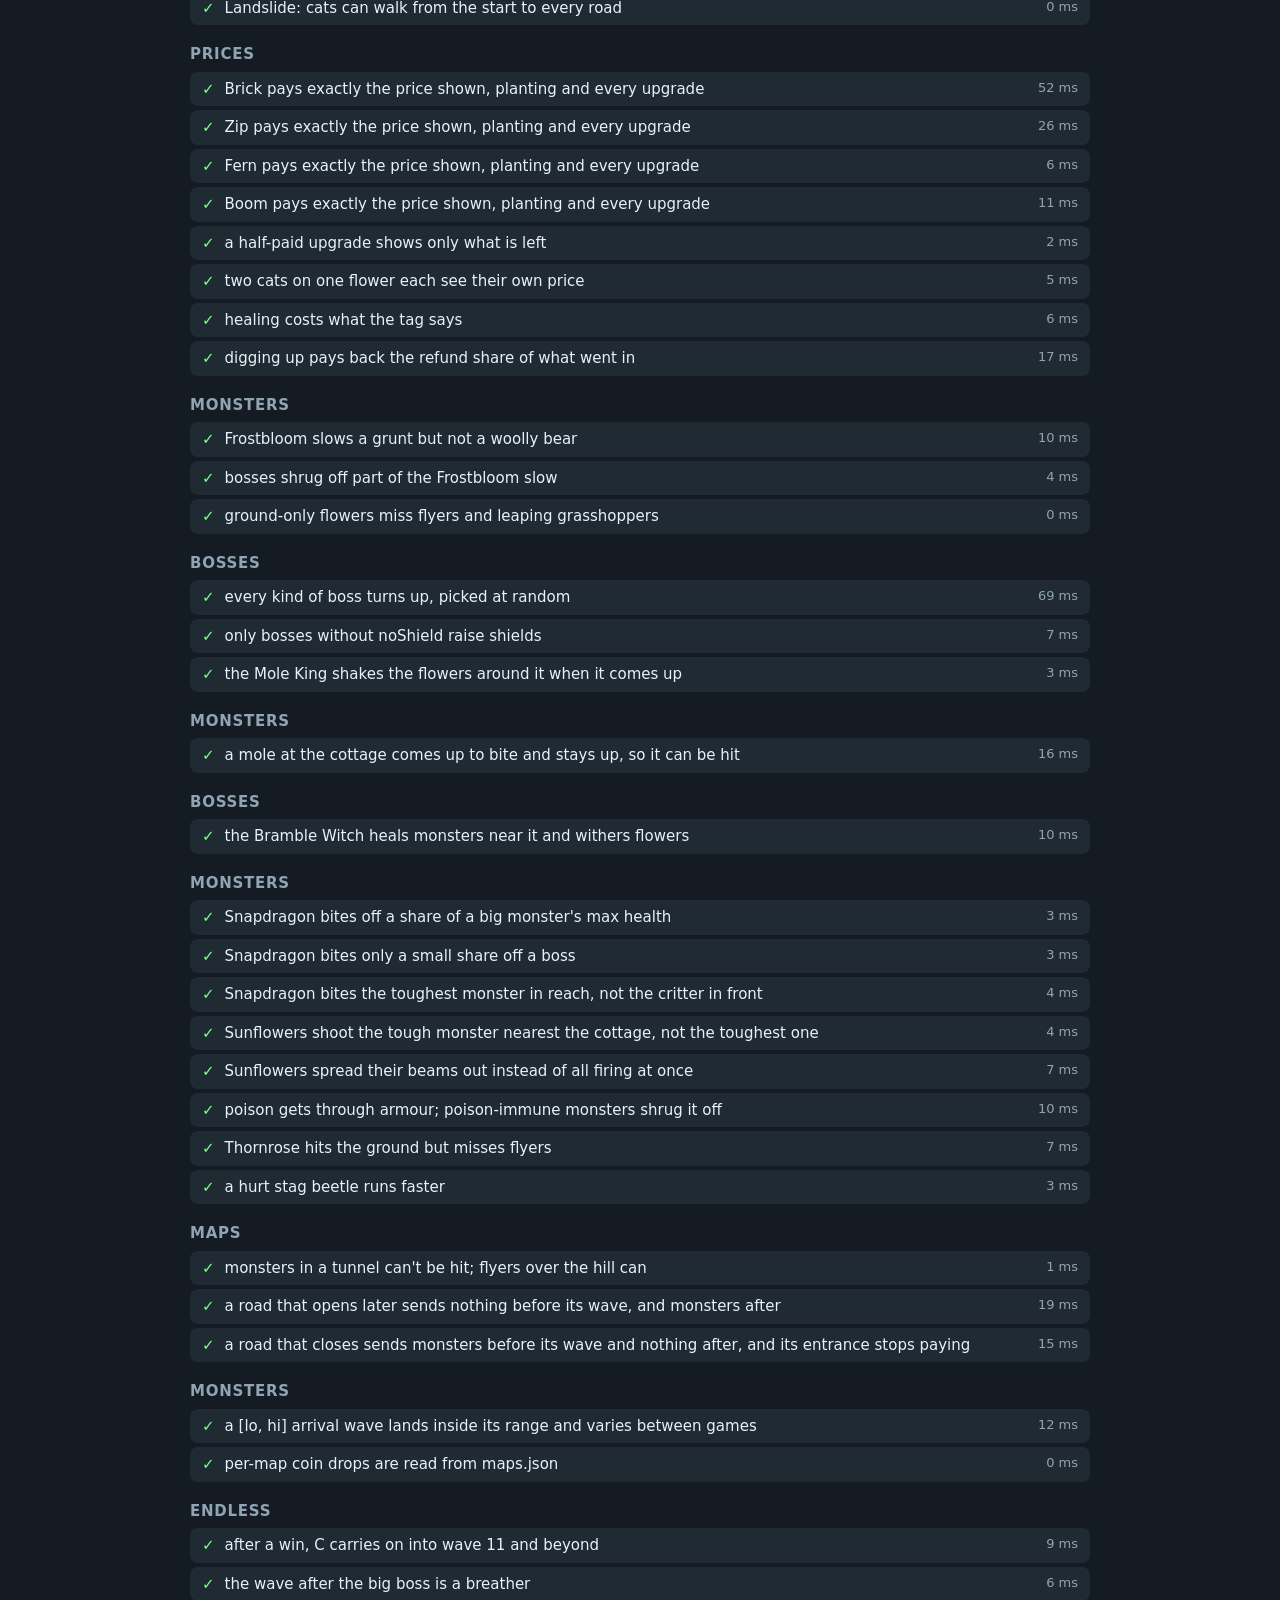
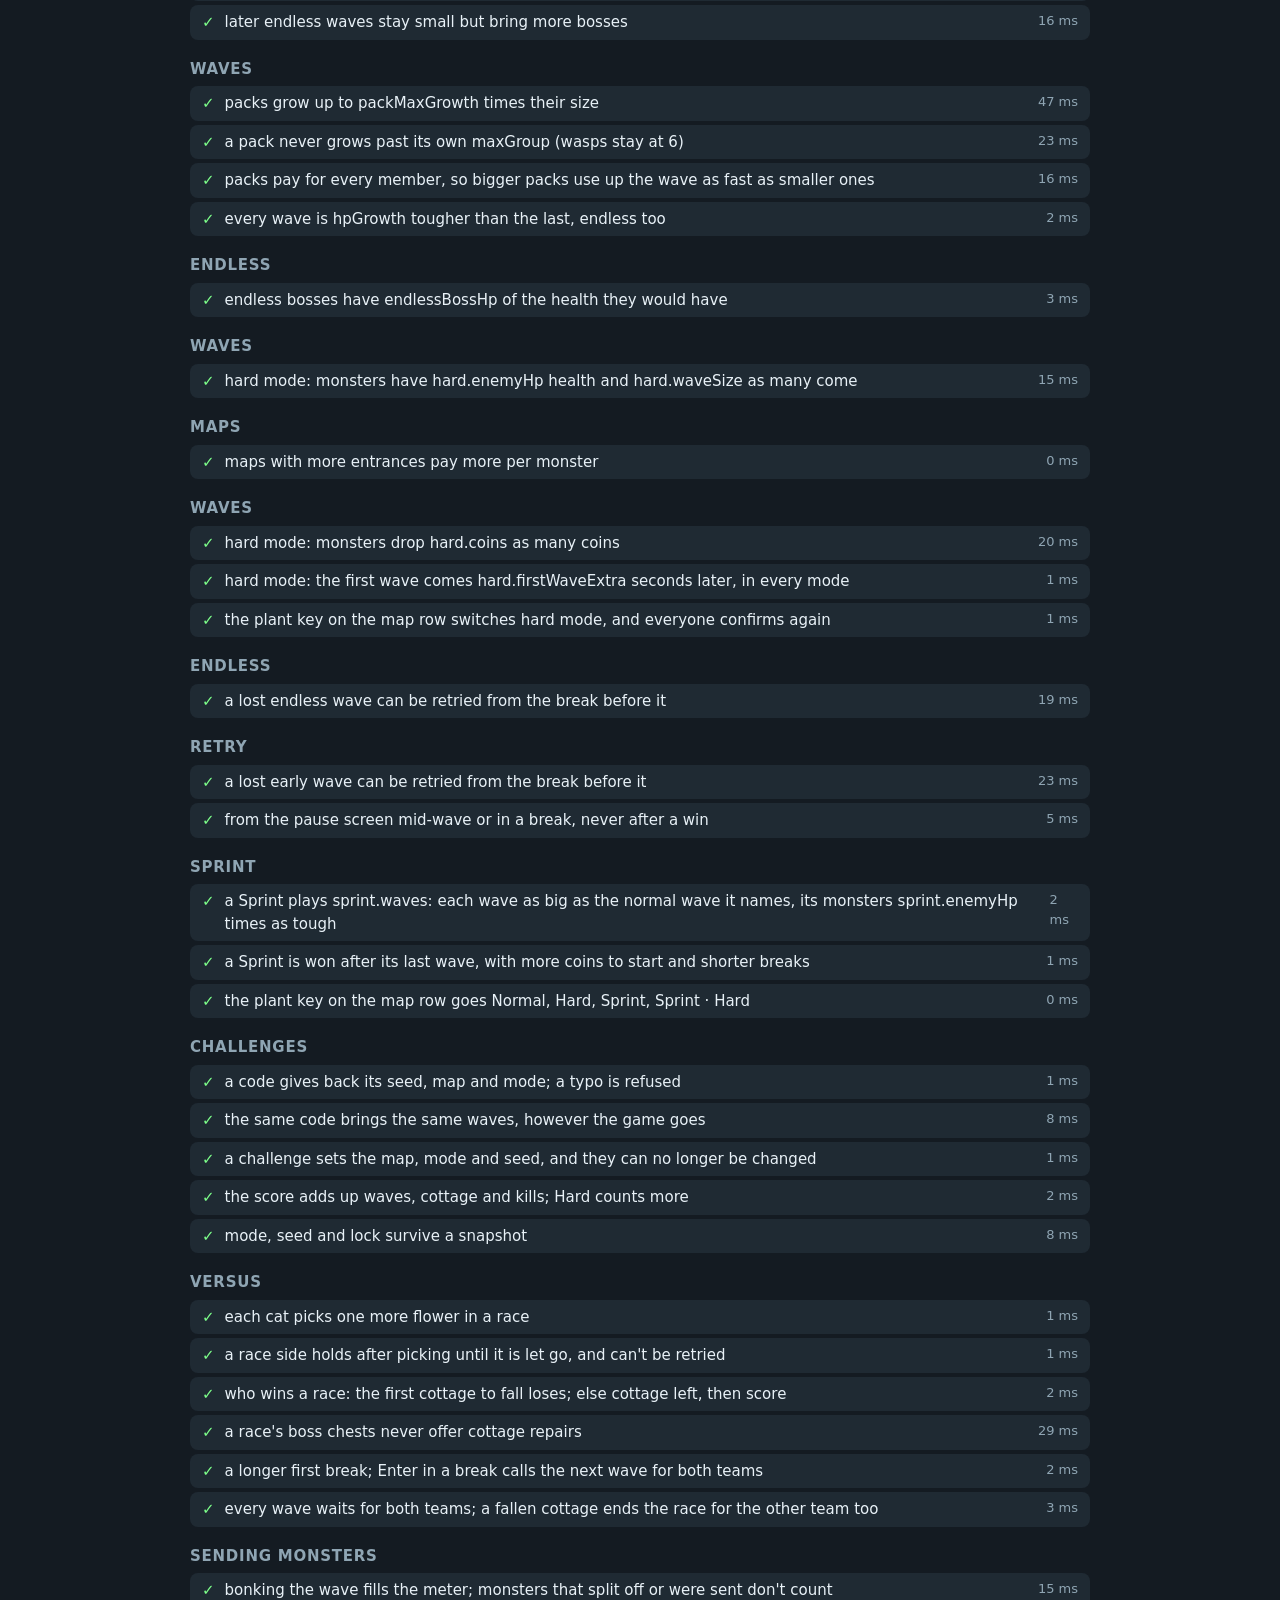
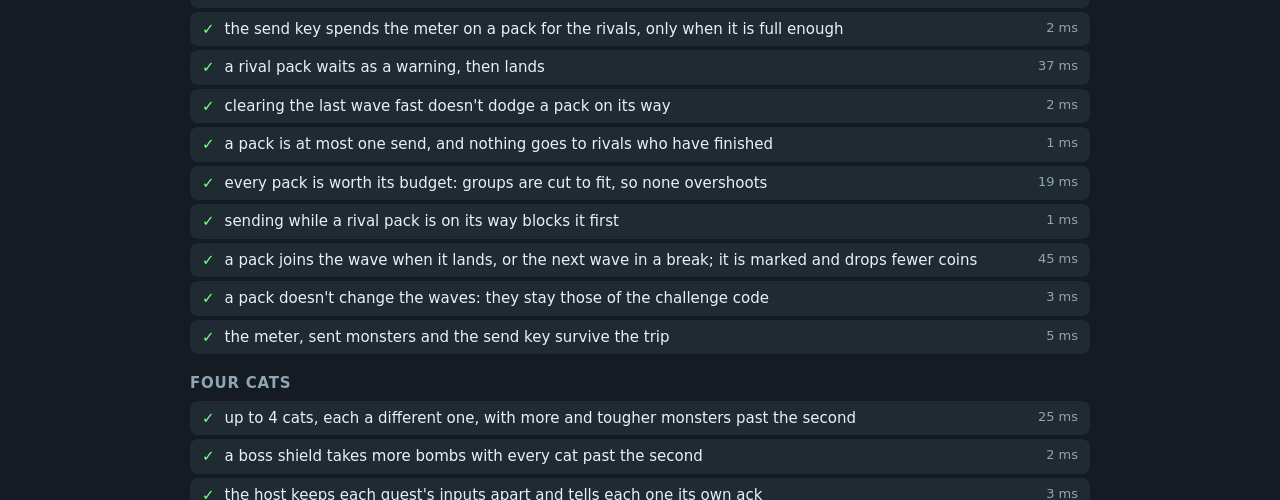
<file: tools/tests.html>
<!doctype html>
<html lang="en">
<head>
<meta charset="utf-8">
<meta name="viewport" content="width=device-width, initial-scale=1">
<title>Petal Patrol Tests</title>
<style>
  :root { --bg: #141b22; --panel: #1f2a33; --text: #e8f1f7; --muted: #8fa5b3; --ok: #7dff8a; --bad: #ff7a6a; }
  body { margin: 0; padding: 24px 16px; background: var(--bg); color: var(--text); font: 15px/1.5 system-ui, sans-serif; }
  main { max-width: 900px; margin: 0 auto; }
  h1 { margin: 0 0 4px; font-size: 24px; }
  p { color: var(--muted); margin: 0 0 16px; }
  #summary { font-weight: 600; font-size: 18px; margin-bottom: 12px; }
  h2 { font-size: 15px; color: var(--muted); margin: 18px 0 6px; text-transform: uppercase; letter-spacing: 0.05em; }
  .row { background: var(--panel); border-radius: 8px; padding: 6px 12px; margin: 4px 0; display: flex; gap: 10px; }
  .ok { color: var(--ok); } .bad { color: var(--bad); }
  .err { color: var(--bad); font: 13px ui-monospace, monospace; margin-left: 26px; }
  .ms { color: var(--muted); margin-left: auto; font-size: 13px; }
</style>
</head>
<body>
<main>
  <h1>Tests</h1>
  <p>Runs the game's own code: prices, maps, monsters, whole autopilot games, the online encoding and drawing. Reload to run again. From the console: <code>(await import('/tools/tests.js')).runTests()</code></p>
  <div id="summary">Running…</div>
  <div id="list"></div>
</main>
<script type="module">
import { runTests } from './tests.js';
const list = document.getElementById('list'), summary = document.getElementById('summary');
let group = null;
const esc = (s) => String(s).replace(/[&<>]/g, (c) => ({ '&': '&amp;', '<': '&lt;', '>': '&gt;' }[c]));
const { passed, failed } = await runTests({
  onResult(r) {
    if (r.group !== group) { group = r.group; list.insertAdjacentHTML('beforeend', `<h2>${esc(group)}</h2>`); }
    list.insertAdjacentHTML('beforeend', `<div class="row"><span class="${r.ok ? 'ok' : 'bad'}">${r.ok ? '✓' : '✗'}</span><span>${esc(r.name)}</span><span class="ms">${r.ms} ms</span></div>${r.error ? `<div class="err">${esc(r.error)}</div>` : ''}`);
    summary.textContent = `Running… ${list.querySelectorAll('.row').length} done`;
  },
});
summary.innerHTML = failed ? `<span class="bad">${failed} failed</span>, ${passed} passed` : `<span class="ok">All ${passed} tests passed</span>`;
document.title = failed ? `✗ ${failed} failed · Tests` : '✓ Tests';
</script>
</body>
</html>
</file>
<file: fonts/fredoka.css>
/* Fredoka (SIL Open Font License), served from here rather than Google Fonts
   so visitors' browsers don't contact Google. One variable font file covers
   every weight the game uses; only the Latin letters, like Google's subset. */
@font-face {
  font-family: 'Fredoka';
  font-style: normal;
  font-weight: 300 700;
  font-display: swap;
  src: url(fredoka-latin.woff2) format('woff2');
}
</file>
